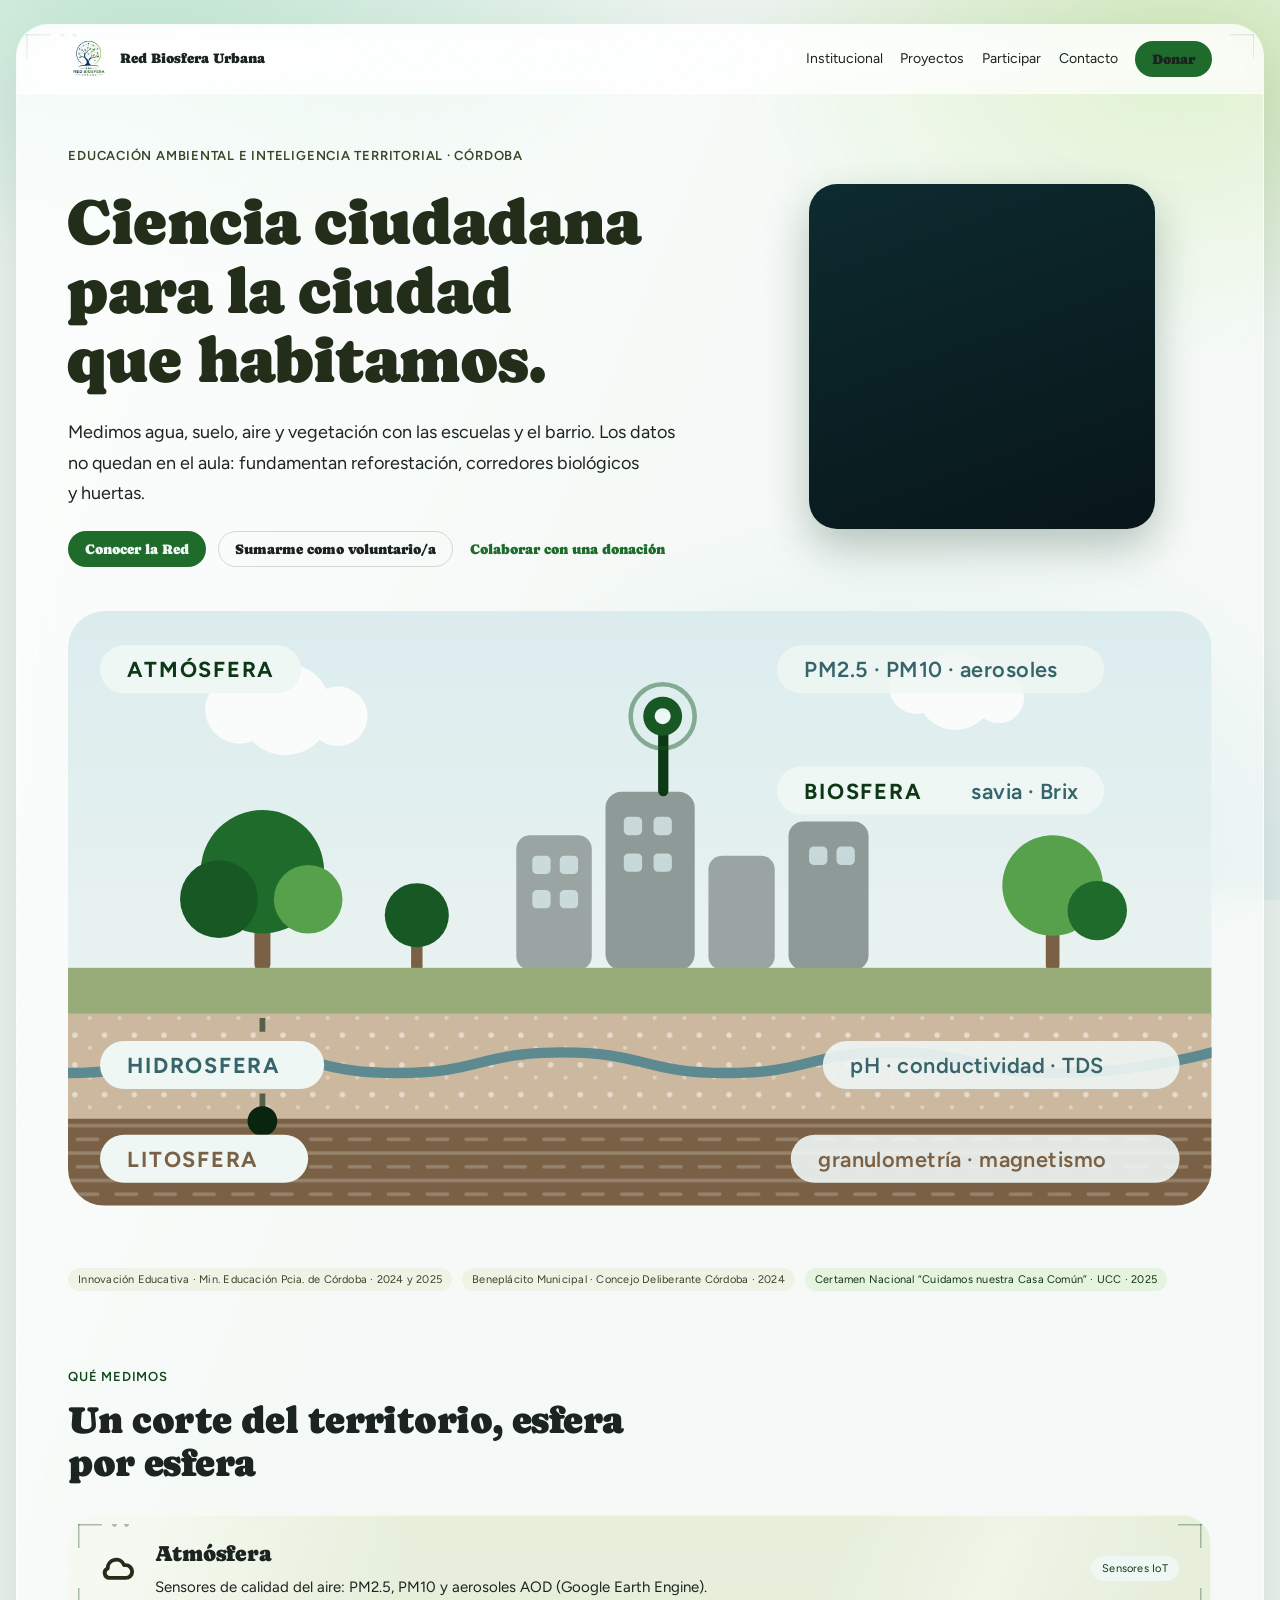
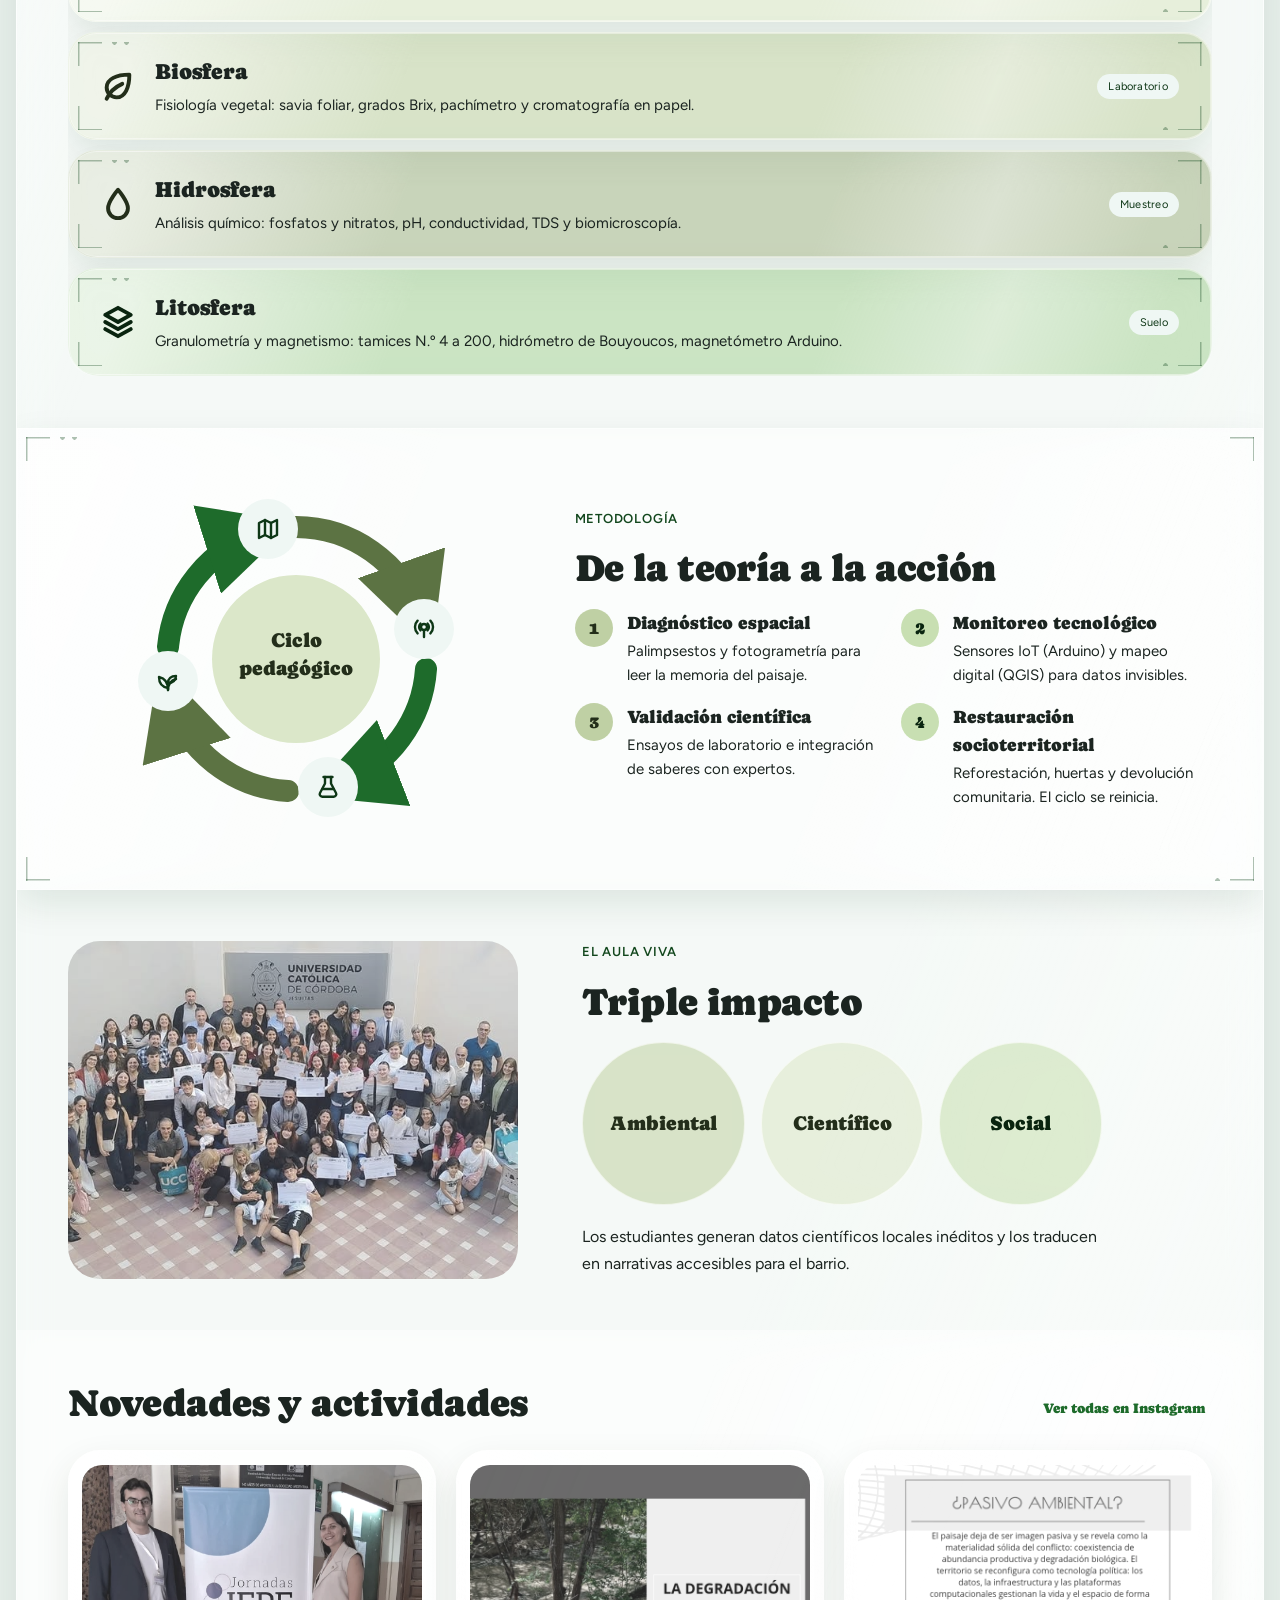
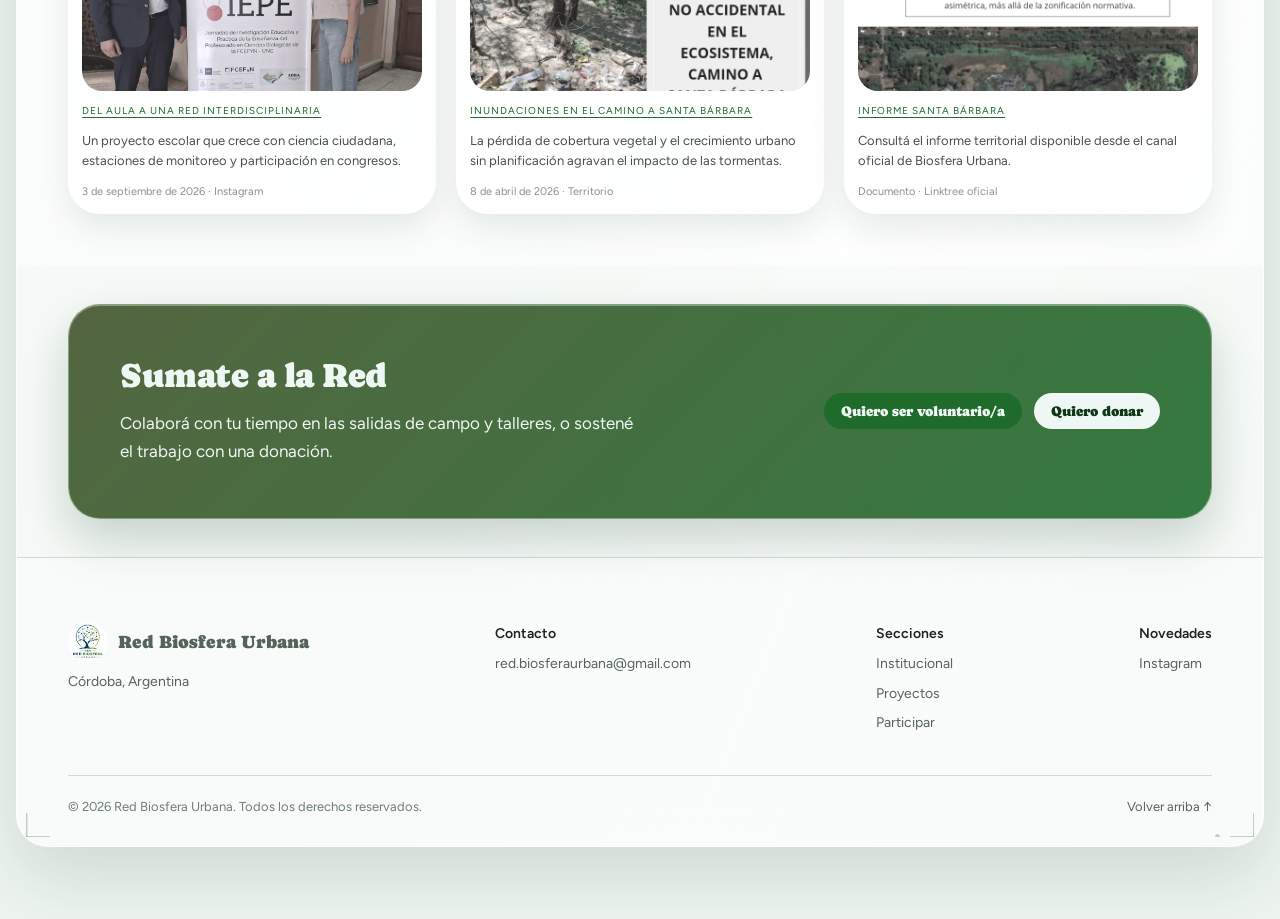
<file: public/index.html>
<!DOCTYPE html>
<html lang="es">
<head>
<meta charset="utf-8">
<meta name="viewport" content="width=device-width, initial-scale=1">
<title>Red Biosfera Urbana — Ciencia ciudadana para la ciudad que habitamos</title>
<meta name="description" content="Educación ambiental e inteligencia territorial en Córdoba: medimos agua, suelo, aire y vegetación junto a escuelas y barrios.">
<link rel="canonical" href="https://TUDOMINIO/">
<link rel="icon" href="favicon.svg" type="image/svg+xml">
<meta name="theme-color" content="#f5ead8">
<meta property="og:type" content="website">
<meta property="og:title" content="Red Biosfera Urbana — Ciencia ciudadana para la ciudad que habitamos">
<meta property="og:description" content="Educación ambiental e inteligencia territorial en Córdoba: medimos agua, suelo, aire y vegetación junto a escuelas y barrios.">
<meta property="og:url" content="https://TUDOMINIO/">
<meta property="og:locale" content="es_AR">
<link rel="stylesheet" href="assets/css/organic.css">
<link rel="stylesheet" href="assets/css/sitio.css">
<link rel="stylesheet" href="assets/css/ajustes.css">
</head>
<body data-pendientes="on">
<a class="saltar" href="#contenido">Saltar al contenido</a>
<div class="pagina">
  <div class="lamina" data-glass>
    <nav class="nav" style="padding-inline:clamp(20px,4vw,56px)">
    <a class="nav-brand" href="index.html"><img src="assets/images/red-biosfera-urbana-avatar.jpg" alt="" width="52" height="52">Red Biosfera Urbana</a>
      <a href="institucional.html">Institucional</a>
      <a href="proyectos.html">Proyectos</a>
      <a href="participar.html">Participar</a>
      <a href="contacto.html">Contacto</a>
      <a class="btn btn-primary" href="participar.html#donar">Donar</a>
    </nav>
<main id="contenido">

    <div>

      <section style="position:relative;padding:clamp(32px,4vw,64px) clamp(24px,4vw,56px) clamp(24px,3vw,40px);overflow:clip">
        <div style="display:flex;flex-direction:column;gap:clamp(28px,4vw,44px)">
          <div class="hero-row">
          <div style="display:flex;flex-direction:column;gap:22px;max-width:62ch">
            <span style="font-size:13px;letter-spacing:.06em;text-transform:uppercase;font-weight:600;color:var(--color-accent-2-800)">Educación ambiental e inteligencia territorial · Córdoba</span>
            <h1 style="font-family:var(--font-heading);font-size:clamp(38px,5vw,68px);line-height:1.08;margin:0;margin-left:-.028em;color:var(--color-accent-2-900)">Ciencia ciudadana<br>para la ciudad<br>que habitamos.</h1>
            <p style="font-size:18px;line-height:1.7;margin:0;max-width:52ch">Medimos agua, suelo, aire y vegetación con las escuelas y el barrio. Los datos no quedan en el aula: fundamentan reforestación, corredores biológicos y huertas.</p>
            <div style="display:flex;flex-wrap:wrap;gap:12px">
              <a class="btn btn-primary" href="institucional.html">Conocer la Red</a>
              <a class="btn btn-secondary" href="participar.html">Sumarme como voluntario/a</a>
              <a class="btn btn-ghost" href="participar.html">Colaborar con una donación</a>
            </div>
          </div>

          <div class="hero-logo-wrap"><div class="hero-logo-frame"><video class="hero-logo" src="assets/images/video/rbu-logo-animado.mp4" width="480" height="480" autoplay muted loop playsinline disablepictureinpicture aria-label="Logo animado de Red Biosfera Urbana"><img src="assets/images/rbu-logo-animado.gif" alt="Logo animado de Red Biosfera Urbana" width="380" height="380"></video></div></div>
        </div>

          <svg viewBox="0 0 1000 520" role="img" aria-label="Corte del territorio urbano: atmósfera, biosfera, hidrosfera y litosfera, con los instrumentos de medición de cada capa" style="width:100%;height:auto;border-radius:32px;display:block">
            <defs>
              <linearGradient id="rbu3-sky" x1="0" y1="0" x2="0" y2="1">
                <stop offset="0" style="stop-color:var(--rbu-sky)"></stop>
                <stop offset="1" style="stop-color:#f0f6f2"></stop>
              </linearGradient>
              <pattern id="rbu3-loess" width="26" height="26" patternUnits="userSpaceOnUse">
                <circle cx="6" cy="7" r="2.4" style="fill:#ffffff;opacity:.5"></circle>
                <circle cx="19" cy="18" r="1.8" style="fill:#ffffff;opacity:.38"></circle>
              </pattern>
              <pattern id="rbu3-rock" width="34" height="24" patternUnits="userSpaceOnUse">
                <path d="M0 18h34M8 6h18" style="stroke:#ffffff;opacity:.22;stroke-width:3;stroke-linecap:round"></path>
              </pattern>
              <clipPath id="rbu3-frame"><rect x="0" y="0" width="1000" height="520" rx="32"></rect></clipPath>
            </defs>

            <g clip-path="url(#rbu3-frame)">
              <rect x="0" y="0" width="1000" height="520" fill="url(#rbu3-sky)"></rect>

              <g style="opacity:.85">
                <circle cx="150" cy="86" r="30" fill="#ffffff"></circle>
                <circle cx="190" cy="86" r="40" fill="#ffffff"></circle>
                <circle cx="236" cy="92" r="26" fill="#ffffff"></circle>
                <circle cx="742" cy="66" r="24" fill="#ffffff"></circle>
                <circle cx="776" cy="70" r="34" fill="#ffffff"></circle>
                <circle cx="814" cy="76" r="22" fill="#ffffff"></circle>
              </g>

              <g>
                <rect x="392" y="196" width="66" height="118" rx="12" style="fill:var(--rbu-stone)"></rect>
                <rect x="470" y="158" width="78" height="156" rx="14" style="fill:#8e9a98"></rect>
                <rect x="560" y="214" width="58" height="100" rx="12" style="fill:var(--rbu-stone)"></rect>
                <rect x="630" y="184" width="70" height="130" rx="13" style="fill:#8e9a98"></rect>
                <g style="fill:var(--rbu-sky);opacity:.75">
                  <rect x="406" y="214" width="16" height="16" rx="4"></rect><rect x="430" y="214" width="16" height="16" rx="4"></rect>
                  <rect x="406" y="244" width="16" height="16" rx="4"></rect><rect x="430" y="244" width="16" height="16" rx="4"></rect>
                  <rect x="486" y="180" width="16" height="16" rx="4"></rect><rect x="512" y="180" width="16" height="16" rx="4"></rect>
                  <rect x="486" y="212" width="16" height="16" rx="4"></rect><rect x="512" y="212" width="16" height="16" rx="4"></rect>
                  <rect x="648" y="206" width="16" height="16" rx="4"></rect><rect x="672" y="206" width="16" height="16" rx="4"></rect>
                </g>
              </g>

              <g>
                <rect x="163" y="248" width="14" height="68" rx="7" style="fill:var(--rbu-earth)"></rect>
                <circle cx="170" cy="228" r="54" style="fill:var(--color-accent-500)"></circle>
                <circle cx="132" cy="252" r="34" style="fill:var(--color-accent-600)"></circle>
                <circle cx="210" cy="252" r="30" style="fill:var(--color-accent-400)"></circle>
                <rect x="855" y="256" width="12" height="60" rx="6" style="fill:var(--rbu-earth)"></rect>
                <circle cx="861" cy="240" r="44" style="fill:var(--color-accent-400)"></circle>
                <circle cx="900" cy="262" r="26" style="fill:var(--color-accent-500)"></circle>
                <rect x="300" y="276" width="10" height="40" rx="5" style="fill:var(--rbu-earth)"></rect>
                <circle cx="305" cy="266" r="28" style="fill:var(--color-accent-600)"></circle>
              </g>

              <rect x="0" y="312" width="1000" height="44" style="fill:var(--color-accent-2-400)"></rect>
              <rect x="0" y="352" width="1000" height="96" style="fill:var(--rbu-earth-light)"></rect>
              <rect x="0" y="352" width="1000" height="96" fill="url(#rbu3-loess)"></rect>
              <rect x="0" y="444" width="1000" height="76" style="fill:var(--rbu-earth)"></rect>
              <rect x="0" y="444" width="1000" height="76" fill="url(#rbu3-rock)"></rect>

              <path d="M0 404c72 0 72-18 144-18s72 18 144 18 72-18 144-18 72 18 144 18 72-18 144-18 72 18 144 18 136-18 136-18" fill="none" style="stroke:var(--rbu-teal);stroke-width:9;stroke-linecap:round"></path>

              <g>
                <rect x="516" y="96" width="9" height="66" rx="4.5" style="fill:var(--color-accent-800)"></rect>
                <circle cx="520" cy="92" r="28" style="fill:none;stroke:var(--color-accent-600);stroke-width:4;opacity:.45"></circle>
                <circle cx="520" cy="92" r="17" style="fill:var(--color-accent-600)"></circle>
                <circle cx="520" cy="92" r="7" style="fill:var(--color-bg)"></circle>
              </g>

              <g>
                <line x1="170" y1="356" x2="170" y2="444" style="stroke:var(--color-accent-900);stroke-width:5;stroke-dasharray:12 10;opacity:.6"></line>
                <circle cx="170" cy="446" r="13" style="fill:var(--color-accent-900)"></circle>
              </g>

              <g style="font-family:var(--font-body);font-size:19px;font-weight:700;letter-spacing:.08em">
                <rect x="28" y="30" width="176" height="42" rx="21" style="fill:var(--color-bg)"></rect>
                <text x="52" y="58" style="fill:var(--color-accent-800)">ATMÓSFERA</text>
                <rect x="620" y="30" width="286" height="42" rx="21" style="fill:var(--color-bg);opacity:.85"></rect>
                <text x="644" y="58" style="fill:var(--rbu-teal-ink);font-weight:600;letter-spacing:.02em">PM2.5 · PM10 · aerosoles</text>

                <rect x="620" y="136" width="286" height="42" rx="21" style="fill:var(--color-bg)"></rect>
                <text x="644" y="164" style="fill:var(--color-accent-800)">BIOSFERA</text>
                <text x="790" y="164" style="fill:var(--rbu-teal-ink);font-weight:600;letter-spacing:.02em">savia · Brix</text>

                <rect x="28" y="376" width="196" height="42" rx="21" style="fill:var(--color-bg)"></rect>
                <text x="52" y="404" style="fill:var(--rbu-teal-ink)">HIDROSFERA</text>
                <rect x="660" y="376" width="312" height="42" rx="21" style="fill:var(--color-bg);opacity:.9"></rect>
                <text x="684" y="404" style="fill:var(--rbu-teal-ink);font-weight:600;letter-spacing:.02em">pH · conductividad · TDS</text>

                <rect x="28" y="458" width="182" height="42" rx="21" style="fill:var(--color-bg)"></rect>
                <text x="52" y="486" style="fill:var(--rbu-earth)">LITOSFERA</text>
                <rect x="632" y="458" width="340" height="42" rx="21" style="fill:var(--color-bg);opacity:.9"></rect>
                <text x="656" y="486" style="fill:var(--rbu-earth);font-weight:600;letter-spacing:.02em">granulometría · magnetismo</text>
              </g>
            </g>
          </svg>
        </div>
      </section>

      <section style="padding:24px clamp(24px,4vw,56px);display:flex;flex-wrap:wrap;gap:10px">
        <span class="tag tag-accent-2">Innovación Educativa · Min. Educación Pcia. de Córdoba · 2024 y 2025</span>
        <span class="tag tag-accent-2">Beneplácito Municipal · Concejo Deliberante Córdoba · 2024</span>
        <span class="tag tag-accent">Certamen Nacional “Cuidamos nuestra Casa Común” · UCC · 2025</span>
      </section>

      <section style="padding:clamp(32px,4vw,56px) clamp(24px,4vw,56px);display:flex;flex-direction:column;gap:28px">
        <div style="display:flex;flex-direction:column;gap:12px;max-width:60ch">
          <span style="font-size:13px;letter-spacing:.06em;text-transform:uppercase;font-weight:600;color:var(--color-accent-700)">Qué medimos</span>
          <h2 style="font-family:var(--font-heading);font-size:clamp(28px,3.2vw,38px);line-height:1.15;margin:0">Un corte del territorio, esfera por esfera</h2>
        </div>

        <div style="display:flex;flex-direction:column;gap:10px;border-radius:32px;overflow:hidden">
          <div data-glass="" style="display:flex;flex-wrap:wrap;gap:20px;align-items:center;background:color-mix(in srgb,var(--color-accent-2-200) 62%,transparent);backdrop-filter:blur(16px) saturate(1.25);-webkit-backdrop-filter:blur(16px) saturate(1.25);border:1px solid rgba(255,255,255,.6);padding:22px clamp(20px,3vw,32px);border-radius:28px">
            <svg width="34" height="34" viewBox="0 0 24 24" fill="none" stroke="currentColor" stroke-width="2.75" stroke-linecap="round" stroke-linejoin="round" style="color:var(--color-accent-2-900);flex:none" aria-hidden="true"><path d="M17.5 19a4.5 4.5 0 0 0 0-9h-1.2A6 6 0 0 0 4.7 12.3 3.5 3.5 0 0 0 6 19z"></path></svg>
            <div style="min-width:180px;flex:1 1 180px"><span style="font-family:var(--font-heading);font-size:22px">Atmósfera</span><p style="margin:4px 0 0;font-size:15px;line-height:1.6">Sensores de calidad del aire: PM2.5, PM10 y aerosoles AOD (Google Earth Engine).</p></div>
            <span class="tag tag-outline" style="background:var(--color-bg);color:var(--color-accent-800);border-color:transparent">Sensores IoT</span>
          </div>
          <div data-glass="" style="display:flex;flex-wrap:wrap;gap:20px;align-items:center;background:color-mix(in srgb,var(--color-accent-2-300) 58%,transparent);backdrop-filter:blur(16px) saturate(1.25);-webkit-backdrop-filter:blur(16px) saturate(1.25);border:1px solid rgba(255,255,255,.6);padding:22px clamp(20px,3vw,32px);border-radius:28px">
            <svg width="34" height="34" viewBox="0 0 24 24" fill="none" stroke="currentColor" stroke-width="2.75" stroke-linecap="round" stroke-linejoin="round" style="color:var(--color-accent-2-900);flex:none" aria-hidden="true"><path d="M11 20A7 7 0 0 1 4 13c0-6 7-9 16-9 0 9-3 16-9 16Z"></path><path d="M4 21c2.5-5.5 6.5-8.5 11-10.5"></path></svg>
            <div style="min-width:180px;flex:1 1 180px"><span style="font-family:var(--font-heading);font-size:22px">Biosfera</span><p style="margin:4px 0 0;font-size:15px;line-height:1.6">Fisiología vegetal: savia foliar, grados Brix, pachímetro y cromatografía en papel.</p></div>
            <span class="tag tag-outline" style="background:var(--color-bg);color:var(--color-accent-800);border-color:transparent">Laboratorio</span>
          </div>
          <div data-glass="" style="display:flex;flex-wrap:wrap;gap:20px;align-items:center;background:color-mix(in srgb,var(--color-accent-2-400) 50%,transparent);backdrop-filter:blur(16px) saturate(1.25);-webkit-backdrop-filter:blur(16px) saturate(1.25);border:1px solid rgba(255,255,255,.6);padding:22px clamp(20px,3vw,32px);border-radius:28px">
            <svg width="34" height="34" viewBox="0 0 24 24" fill="none" stroke="currentColor" stroke-width="2.75" stroke-linecap="round" stroke-linejoin="round" style="color:var(--color-accent-2-900);flex:none" aria-hidden="true"><path d="M12 22a7 7 0 0 0 7-7c0-5-7-13-7-13S5 10 5 15a7 7 0 0 0 7 7Z"></path></svg>
            <div style="min-width:180px;flex:1 1 180px"><span style="font-family:var(--font-heading);font-size:22px">Hidrosfera</span><p style="margin:4px 0 0;font-size:15px;line-height:1.6">Análisis químico: fosfatos y nitratos, pH, conductividad, TDS y biomicroscopía.</p></div>
            <span class="tag tag-outline" style="background:var(--color-bg);color:var(--color-accent-800);border-color:transparent">Muestreo</span>
          </div>
          <div data-glass="" style="display:flex;flex-wrap:wrap;gap:20px;align-items:center;background:color-mix(in srgb,var(--color-accent-300) 55%,transparent);backdrop-filter:blur(16px) saturate(1.25);-webkit-backdrop-filter:blur(16px) saturate(1.25);border:1px solid rgba(255,255,255,.6);padding:22px clamp(20px,3vw,32px);border-radius:28px">
            <svg width="34" height="34" viewBox="0 0 24 24" fill="none" stroke="currentColor" stroke-width="2.75" stroke-linecap="round" stroke-linejoin="round" style="color:var(--color-accent-900);flex:none" aria-hidden="true"><path d="m12 2 9 5-9 5-9-5 9-5Z"></path><path d="m3 12 9 5 9-5"></path><path d="m3 17 9 5 9-5"></path></svg>
            <div style="min-width:180px;flex:1 1 180px"><span style="font-family:var(--font-heading);font-size:22px">Litosfera</span><p style="margin:4px 0 0;font-size:15px;line-height:1.6">Granulometría y magnetismo: tamices N.º 4 a 200, hidrómetro de Bouyoucos, magnetómetro Arduino.</p></div>
            <span class="tag tag-outline" style="background:var(--color-bg);color:var(--color-accent-800);border-color:transparent">Suelo</span>
          </div>
        </div>
      </section>

      <section data-glass="" style="padding:clamp(32px,4vw,56px) clamp(24px,4vw,56px);background:rgba(255,255,255,.34);backdrop-filter:blur(16px) saturate(1.25);-webkit-backdrop-filter:blur(16px) saturate(1.25)">
        <div style="display:grid;grid-template-columns:minmax(0,5fr) minmax(0,7fr);gap:clamp(24px,4vw,56px);align-items:center">
          <svg viewBox="0 0 360 360" role="img" aria-label="Ciclo pedagógico de cuatro fases" style="width:100%;height:auto;max-width:360px;justify-self:center">
            <defs>
              <marker id="rbu-arrow" viewBox="0 0 10 10" refX="6" refY="5" markerWidth="4.2" markerHeight="4.2" orient="auto-start-reverse">
                <path d="M0 0 10 5 0 10z" style="fill:var(--color-accent-2-600)"></path>
              </marker>
              <marker id="rbu-arrow-b" viewBox="0 0 10 10" refX="6" refY="5" markerWidth="4.2" markerHeight="4.2" orient="auto-start-reverse">
                <path d="M0 0 10 5 0 10z" style="fill:var(--color-accent-500)"></path>
              </marker>
            </defs>
            <circle cx="180" cy="180" r="84" style="fill:var(--color-accent-2-200)"></circle>
            <text x="180" y="168" text-anchor="middle" style="font-family:var(--font-heading);font-size:20px;fill:var(--color-accent-2-900)">Ciclo</text>
            <text x="180" y="196" text-anchor="middle" style="font-family:var(--font-heading);font-size:20px;fill:var(--color-accent-2-900)">pedagógico</text>
            <path d="M180 48a132 132 0 0 1 124 88" fill="none" stroke-linecap="round" stroke-width="22" marker-end="url(#rbu-arrow)" style="stroke:var(--color-accent-2-600)"></path>
            <path d="M310 190a132 132 0 0 1-84 114" fill="none" stroke-linecap="round" stroke-width="22" marker-end="url(#rbu-arrow-b)" style="stroke:var(--color-accent-500)"></path>
            <path d="M172 312a132 132 0 0 1-118-92" fill="none" stroke-linecap="round" stroke-width="22" marker-end="url(#rbu-arrow)" style="stroke:var(--color-accent-2-600)"></path>
            <path d="M52 168a132 132 0 0 1 92-114" fill="none" stroke-linecap="round" stroke-width="22" marker-end="url(#rbu-arrow-b)" style="stroke:var(--color-accent-500)"></path>
            <g style="fill:none;stroke:var(--color-accent-800);stroke-width:2.4;stroke-linecap:round;stroke-linejoin:round">
              <circle cx="152" cy="50" r="30" style="fill:var(--color-bg);stroke:none"></circle>
              <g transform="translate(140,38)"><path d="M3 6 9 3l6 3 6-3v15l-6 3-6-3-6 3z"></path><path d="M9 3v15M15 6v15"></path></g>
              <circle cx="308" cy="150" r="30" style="fill:var(--color-bg);stroke:none"></circle>
              <g transform="translate(296,138)"><path d="M12 20v-6"></path><circle cx="12" cy="10" r="3"></circle><path d="M5.6 16.4a9 9 0 0 1 0-12.7M18.4 3.7a9 9 0 0 1 0 12.7"></path><path d="M8.5 13.5a5 5 0 0 1 0-7M15.5 6.5a5 5 0 0 1 0 7"></path></g>
              <circle cx="212" cy="308" r="30" style="fill:var(--color-bg);stroke:none"></circle>
              <g transform="translate(200,296)"><path d="M9 2v6.5L4 18a2.5 2.5 0 0 0 2.2 3.7h11.6A2.5 2.5 0 0 0 20 18l-5-9.5V2"></path><path d="M7.5 2h9M6.5 14h11"></path></g>
              <circle cx="52" cy="202" r="30" style="fill:var(--color-bg);stroke:none"></circle>
              <g transform="translate(40,190)"><path d="M12 21c0-5 2-9 8-11"></path><path d="M12 21C12 13 8 9 3 8c0 6 3 10 9 11Z"></path><path d="M12 14c0-4 3-7 8-7 0 4-3 7-8 7Z"></path></g>
            </g>
          </svg>

          <div style="display:flex;flex-direction:column;gap:18px">
            <span style="font-size:13px;letter-spacing:.06em;text-transform:uppercase;font-weight:600;color:var(--color-accent-700)">Metodología</span>
            <h2 style="font-family:var(--font-heading);font-size:clamp(28px,3.2vw,38px);line-height:1.15;margin:0">De la teoría a la acción</h2>
            <div style="display:grid;grid-template-columns:repeat(auto-fit,minmax(240px,1fr));gap:16px">
              <div style="display:flex;gap:14px;align-items:flex-start"><span style="flex:none;display:grid;place-content:center;width:38px;height:38px;border-radius:50%;background:var(--color-accent-2-300);font-family:var(--font-heading);font-size:17px;color:var(--color-accent-2-900)">1</span><div><span style="font-family:var(--font-heading);font-size:18px">Diagnóstico espacial</span><p style="margin:2px 0 0;font-size:15px;line-height:1.6">Palimpsestos y fotogrametría para leer la memoria del paisaje.</p></div></div>
              <div style="display:flex;gap:14px;align-items:flex-start"><span style="flex:none;display:grid;place-content:center;width:38px;height:38px;border-radius:50%;background:var(--color-accent-200);font-family:var(--font-heading);font-size:17px;color:var(--color-accent-900)">2</span><div><span style="font-family:var(--font-heading);font-size:18px">Monitoreo tecnológico</span><p style="margin:2px 0 0;font-size:15px;line-height:1.6">Sensores IoT (Arduino) y mapeo digital (QGIS) para datos invisibles.</p></div></div>
              <div style="display:flex;gap:14px;align-items:flex-start"><span style="flex:none;display:grid;place-content:center;width:38px;height:38px;border-radius:50%;background:var(--color-accent-2-300);font-family:var(--font-heading);font-size:17px;color:var(--color-accent-2-900)">3</span><div><span style="font-family:var(--font-heading);font-size:18px">Validación científica</span><p style="margin:2px 0 0;font-size:15px;line-height:1.6">Ensayos de laboratorio e integración de saberes con expertos.</p></div></div>
              <div style="display:flex;gap:14px;align-items:flex-start"><span style="flex:none;display:grid;place-content:center;width:38px;height:38px;border-radius:50%;background:var(--color-accent-200);font-family:var(--font-heading);font-size:17px;color:var(--color-accent-900)">4</span><div><span style="font-family:var(--font-heading);font-size:18px">Restauración socioterritorial</span><p style="margin:2px 0 0;font-size:15px;line-height:1.6">Reforestación, huertas y devolución comunitaria. El ciclo se reinicia.</p></div></div>
            </div>
          </div>
        </div>
      </section>

      <section style="padding:clamp(32px,4vw,56px) clamp(24px,4vw,56px);display:grid;grid-template-columns:minmax(0,5fr) minmax(0,7fr);gap:clamp(24px,5vw,64px);align-items:center">
        <figure class="washed" style="margin:0;border-radius:32px;overflow:hidden">
          <img src="assets/images/noticias/entrega-certificados-ucc.jpg" alt="Estudiantes y familias de la Red Biosfera Urbana en la entrega de certificados en la UCC" style="width:100%;aspect-ratio:4/3;width:100%;height:100%;object-fit:cover;display:block">
        </figure>
        <div style="display:flex;flex-direction:column;gap:18px">
          <span style="font-size:13px;letter-spacing:.06em;text-transform:uppercase;font-weight:600;color:var(--color-accent-700)">El aula viva</span>
          <h2 style="font-family:var(--font-heading);font-size:clamp(28px,3.2vw,38px);line-height:1.15;margin:0">Triple impacto</h2>
          <div style="display:grid;grid-template-columns:repeat(3,minmax(0,1fr));gap:16px;max-width:520px">
            <div style="aspect-ratio:1;border-radius:50%;background:color-mix(in srgb,var(--color-accent-2-300) 58%,transparent);backdrop-filter:blur(16px) saturate(1.25);-webkit-backdrop-filter:blur(16px) saturate(1.25);border:1px solid rgba(255,255,255,.6);display:grid;place-content:center;text-align:center;padding:12px"><span style="font-family:var(--font-heading);font-size:clamp(15px,1.7vw,20px);color:var(--color-accent-2-900)">Ambiental</span></div>
            <div style="aspect-ratio:1;border-radius:50%;background:color-mix(in srgb,var(--color-accent-2-200) 60%,transparent);backdrop-filter:blur(16px) saturate(1.25);-webkit-backdrop-filter:blur(16px) saturate(1.25);border:1px solid rgba(255,255,255,.6);display:grid;place-content:center;text-align:center;padding:12px"><span style="font-family:var(--font-heading);font-size:clamp(15px,1.7vw,20px);color:var(--color-accent-2-900)">Científico</span></div>
            <div style="aspect-ratio:1;border-radius:50%;background:color-mix(in srgb,var(--color-accent-200) 60%,transparent);backdrop-filter:blur(16px) saturate(1.25);-webkit-backdrop-filter:blur(16px) saturate(1.25);border:1px solid rgba(255,255,255,.6);display:grid;place-content:center;text-align:center;padding:12px"><span style="font-family:var(--font-heading);font-size:clamp(15px,1.7vw,20px);color:var(--color-accent-900)">Social</span></div>
          </div>
          <p style="font-size:16px;line-height:1.7;margin:0;max-width:52ch">Los estudiantes generan datos científicos locales inéditos y los traducen en narrativas accesibles para el barrio.</p>
        </div>
      </section>

      <section id="novedades" style="padding:clamp(32px,4vw,56px) clamp(24px,4vw,56px);background:rgba(255,255,255,.34);backdrop-filter:blur(16px) saturate(1.25);-webkit-backdrop-filter:blur(16px) saturate(1.25);display:flex;flex-direction:column;gap:24px">
        <div style="display:flex;flex-wrap:wrap;gap:16px;align-items:end;justify-content:space-between">
          <h2 style="font-family:var(--font-heading);font-size:clamp(28px,3.2vw,38px);line-height:1.2;margin:0">Novedades y actividades</h2>
          <a class="btn btn-ghost" href="https://www.instagram.com/redbiosferaurbana/" target="_blank" rel="noopener">Ver todas en Instagram</a>
        </div>
        <div style="display:grid;grid-template-columns:repeat(auto-fit,minmax(260px,1fr));gap:20px">
          <article class="card" style="display:flex;flex-direction:column;gap:12px"><div class="washed" style="border-radius:20px;overflow:hidden"><img src="assets/images/noticias/jornadas-iepe-montes.jpg" alt="Jonatan Montes presentando en las Jornadas IEPE" style="width:100%;aspect-ratio:3/2;object-fit:cover;object-position:top;display:block"></div>
            <a class="card-kicker" href="https://www.instagram.com/redbiosferaurbana/p/Dc2XFMjju_U/" target="_blank" rel="noopener">Del aula a una red interdisciplinaria</a>
            <p class="card-body">Un proyecto escolar que crece con ciencia ciudadana, estaciones de monitoreo y participación en congresos.</p>
            <span class="card-meta">3 de septiembre de 2026 · Instagram</span>
          </article>
          <article class="card" style="display:flex;flex-direction:column;gap:12px"><div class="washed" style="border-radius:20px;overflow:hidden"><img src="assets/images/noticias/degradacion-camino-santa-barbara.webp" alt="Degradación del ecosistema en el camino a Santa Bárbara" style="width:100%;aspect-ratio:3/2;object-fit:cover;object-position:top;display:block"></div>
            <a class="card-kicker" href="https://www.instagram.com/redbiosferaurbana/reel/DW4wpxDDtob/" target="_blank" rel="noopener">Inundaciones en el camino a Santa Bárbara</a>
            <p class="card-body">La pérdida de cobertura vegetal y el crecimiento urbano sin planificación agravan el impacto de las tormentas.</p>
            <span class="card-meta">8 de abril de 2026 · Territorio</span>
          </article>
          <article class="card" style="display:flex;flex-direction:column;gap:12px"><div class="washed" style="border-radius:20px;overflow:hidden"><img src="assets/images/noticias/informe-pasivo-ambiental-santa-barbara.webp" alt="Análisis satelital del territorio de Santa Bárbara" style="width:100%;aspect-ratio:3/2;object-fit:cover;object-position:top;display:block"></div>
            <a class="card-kicker" href="https://online.fliphtml5.com/moahu/zunn/index.html" target="_blank" rel="noopener">Informe Santa Bárbara</a>
            <p class="card-body">Consultá el informe territorial disponible desde el canal oficial de Biosfera Urbana.</p>
            <span class="card-meta">Documento · Linktree oficial</span>
          </article>
        </div>
      </section>

      <section style="padding:clamp(24px,3vw,40px) clamp(24px,4vw,56px)">
        <div style="background:linear-gradient(135deg,rgba(73,92,53,.94),rgba(30,107,43,.90));border-radius:32px;padding:clamp(28px,4vw,56px);border:1px solid rgba(255,255,255,.35);box-shadow:inset 0 1px 0 rgba(255,255,255,.35),0 22px 48px rgba(14,55,32,.20);display:flex;flex-wrap:wrap;gap:32px;justify-content:space-between;align-items:center">
          <div style="display:flex;flex-direction:column;gap:12px;max-width:52ch">
            <h3 style="font-family:var(--font-heading);font-size:clamp(26px,3vw,34px);line-height:1.2;margin:0;color:var(--color-bg)">Sumate a la Red</h3>
            <p style="font-size:17px;line-height:1.7;margin:0;color:var(--color-bg)">Colaborá con tu tiempo en las salidas de campo y talleres, o sostené el trabajo con una donación.</p>
          </div>
          <div style="display:flex;flex-wrap:wrap;gap:12px">
            <a class="btn btn-primary" href="participar.html">Quiero ser voluntario/a</a>
            <a class="btn btn-secondary" style="background:var(--color-bg);color:var(--color-accent-800);border-color:transparent" href="participar.html">Quiero donar</a>
          </div>
        </div>
      </section>

      
    </div>
    
</main>
<footer class="site-footer">
      <div class="footer-top">
        <div class="footer-brand">
          <a class="footer-brand-link" href="index.html"><img src="assets/images/red-biosfera-urbana-avatar.jpg" alt="" width="40" height="40">Red Biosfera Urbana</a>
          <span>Córdoba, Argentina</span>
        </div>
        <div class="footer-col">
          <span style="font-weight:600;color:var(--color-text)">Contacto</span>
          <a href="mailto:red.biosferaurbana@gmail.com">red.biosferaurbana@gmail.com</a>
        </div>
        <div class="footer-col">
          <span style="font-weight:600;color:var(--color-text)">Secciones</span>
          <a href="institucional.html">Institucional</a>
          <a href="proyectos.html">Proyectos</a>
          <a href="participar.html">Participar</a>
        </div>
              <div class="footer-col">
          <span style="font-weight:600;color:var(--color-text)">Novedades</span>
          <a href="https://www.instagram.com/redbiosferaurbana/" target="_blank" rel="noopener">Instagram</a>
        </div>
      </div>
      <div class="footer-bottom">
        <span>© 2026 Red Biosfera Urbana. Todos los derechos reservados.</span>
        <a href="#contenido">Volver arriba ↑</a>
      </div>
    </footer>
  </div>
</div>
<script src="assets/js/sitio.js" defer></script>
</body>
</html>
</file>
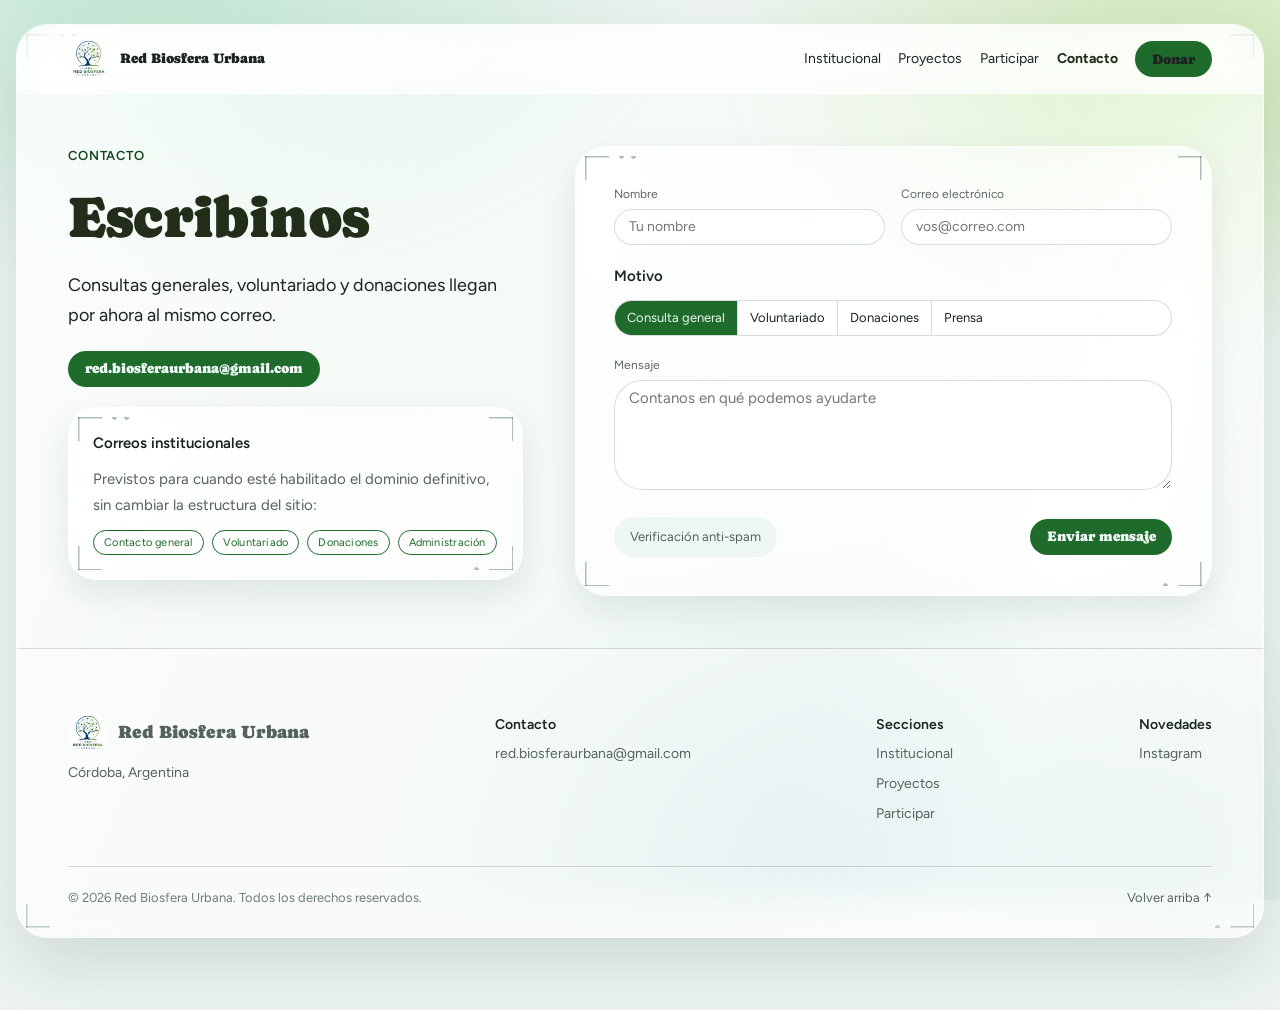
<file: public/contacto.html>
<!DOCTYPE html>
<html lang="es">
<head>
<meta charset="utf-8">
<meta name="viewport" content="width=device-width, initial-scale=1">
<title>Contacto — Red Biosfera Urbana</title>
<meta name="description" content="Escribinos para sumar tu escuela, barrio u organización a la Red Biosfera Urbana.">
<link rel="canonical" href="https://TUDOMINIO/contacto">
<link rel="icon" href="favicon.svg" type="image/svg+xml">
<meta name="theme-color" content="#f5ead8">
<meta property="og:type" content="website">
<meta property="og:title" content="Contacto — Red Biosfera Urbana">
<meta property="og:description" content="Escribinos para sumar tu escuela, barrio u organización a la Red Biosfera Urbana.">
<meta property="og:url" content="https://TUDOMINIO/contacto">
<meta property="og:locale" content="es_AR">
<link rel="stylesheet" href="assets/css/organic.css">
<link rel="stylesheet" href="assets/css/sitio.css">
<link rel="stylesheet" href="assets/css/ajustes.css">
</head>
<body data-pendientes="on">
<a class="saltar" href="#contenido">Saltar al contenido</a>
<div class="pagina">
  <div class="lamina" data-glass>
    <nav class="nav" style="padding-inline:clamp(20px,4vw,56px)">
    <a class="nav-brand" href="index.html"><img src="assets/images/red-biosfera-urbana-avatar.jpg" alt="" width="52" height="52">Red Biosfera Urbana</a>
      <a href="institucional.html">Institucional</a>
      <a href="proyectos.html">Proyectos</a>
      <a href="participar.html">Participar</a>
      <a href="contacto.html" aria-current="page">Contacto</a>
      <a class="btn btn-primary" href="participar.html#donar">Donar</a>
    </nav>
<main id="contenido">

    <div style="padding:clamp(24px,4vw,56px)">
      
    <section style="display:grid;grid-template-columns:minmax(0,5fr) minmax(0,7fr);gap:clamp(24px,4vw,64px);align-items:start">
        <div style="display:flex;flex-direction:column;gap:20px">
          <span style="font-size:13px;letter-spacing:.06em;text-transform:uppercase;font-weight:600;color:var(--color-accent-700)">Contacto</span>
          <h1 style="font-family:var(--font-heading);font-size:clamp(36px,4.6vw,58px);line-height:1.1;margin:0;margin-left:-.028em;color:var(--color-accent-2-900)">Escribinos</h1>
          <p style="font-size:18px;line-height:1.7;margin:0;max-width:44ch">Consultas generales, voluntariado y donaciones llegan por ahora al mismo correo.</p>
          <a class="btn btn-primary" href="mailto:red.biosferaurbana@gmail.com" style="width:fit-content">red.biosferaurbana@gmail.com</a>
          <div data-glass="" style="display:flex;flex-direction:column;gap:12px;background:rgba(255,255,255,.46);backdrop-filter:blur(16px) saturate(1.25);-webkit-backdrop-filter:blur(16px) saturate(1.25);border:1px solid rgba(255,255,255,.68);border-radius:28px;padding:24px">
            <span style="font-weight:600">Correos institucionales</span>
            <p style="margin:0;font-size:15px;line-height:1.7;color:var(--color-neutral-700)">Previstos para cuando esté habilitado el dominio definitivo, sin cambiar la estructura del sitio:</p>
            <div style="display:flex;flex-wrap:wrap;gap:8px">
              <span class="tag tag-outline">Contacto general</span>
              <span class="tag tag-outline">Voluntariado</span>
              <span class="tag tag-outline">Donaciones</span>
              <span class="tag tag-outline">Administración</span>
            </div>
          </div>
        </div><form data-glass="" style="background: rgba(255,255,255,.46); backdrop-filter: blur(16px) saturate(1.25); -webkit-backdrop-filter: blur(16px) saturate(1.25); border: 1px solid rgba(255,255,255,.68); border-radius: 32px; padding: clamp(24px,3vw,40px); display: flex; flex-direction: column; gap: 20px; width: 649px; height: 434px" method="post" action="enviar.php" novalidate>
          <input type="hidden" name="_formulario" value="contacto">
          <input type="text" name="_dejar_vacio" tabindex="-1" autocomplete="off" aria-hidden="true" class="trampa-spam">
          <div style="display:grid;grid-template-columns:repeat(auto-fit,minmax(200px,1fr));gap:16px">
            <div class="field"><label for="c2-nombre">Nombre</label><input class="input" id="c2-nombre" type="text" placeholder="Tu nombre" name="nombre" required></div>
            <div class="field"><label for="c2-email">Correo electrónico</label><input class="input" id="c2-email" type="email" placeholder="vos@correo.com" name="email" required></div>
          </div>
          <div style="display:flex;flex-direction:column;gap:12px">
            <span style="font-weight:600;font-size:15px">Motivo</span>
            <div class="seg">
              <label class="seg-opt"><input type="radio" name="motivo" checked="" value="Consulta general">Consulta general</label>
              <label class="seg-opt"><input type="radio" name="motivo" value="Voluntariado">Voluntariado</label>
              <label class="seg-opt"><input type="radio" name="motivo" value="Donaciones">Donaciones</label>
              <label class="seg-opt"><input type="radio" name="motivo" value="Prensa">Prensa</label>
            </div>
          </div>
          <div class="field"><label for="c2-msg">Mensaje</label><textarea class="input" id="c2-msg" name="mensaje" rows="4" placeholder="Contanos en qué podemos ayudarte" required style="width: 570px; height: 110px"></textarea></div><div style="display:flex;flex-wrap:wrap;gap:16px;align-items:center;justify-content:space-between">
            <span style="display:flex;align-items:center;gap:10px;font-size:13px;color:var(--color-neutral-700);background:var(--color-bg);border-radius:999px;padding:10px 16px">Verificación anti-spam</span><button type="submit" class="btn btn-primary">Enviar mensaje</button>
            
          </div>
          
          <div class="aviso-enviado" hidden>
            <p style="margin:0;padding:14px 18px;border-radius:999px;background:var(--color-accent-2-300);font-size:15px">Gracias. Recibimos tu mensaje y te escribimos a la brevedad.</p>
          </div>
        </form>
        
      </section></div>
    
</main>
<footer class="site-footer">
      <div class="footer-top">
        <div class="footer-brand">
          <a class="footer-brand-link" href="index.html"><img src="assets/images/red-biosfera-urbana-avatar.jpg" alt="" width="40" height="40">Red Biosfera Urbana</a>
          <span>Córdoba, Argentina</span>
        </div>
        <div class="footer-col">
          <span style="font-weight:600;color:var(--color-text)">Contacto</span>
          <a href="mailto:red.biosferaurbana@gmail.com">red.biosferaurbana@gmail.com</a>
        </div>
        <div class="footer-col">
          <span style="font-weight:600;color:var(--color-text)">Secciones</span>
          <a href="institucional.html">Institucional</a>
          <a href="proyectos.html">Proyectos</a>
          <a href="participar.html">Participar</a>
        </div>
              <div class="footer-col">
          <span style="font-weight:600;color:var(--color-text)">Novedades</span>
          <a href="https://www.instagram.com/redbiosferaurbana/" target="_blank" rel="noopener">Instagram</a>
        </div>
      </div>
      <div class="footer-bottom">
        <span>© 2026 Red Biosfera Urbana. Todos los derechos reservados.</span>
        <a href="#contenido">Volver arriba ↑</a>
      </div>
    </footer>
  </div>
</div>
<script src="assets/js/sitio.js" defer></script>
</body>
</html>
</file>
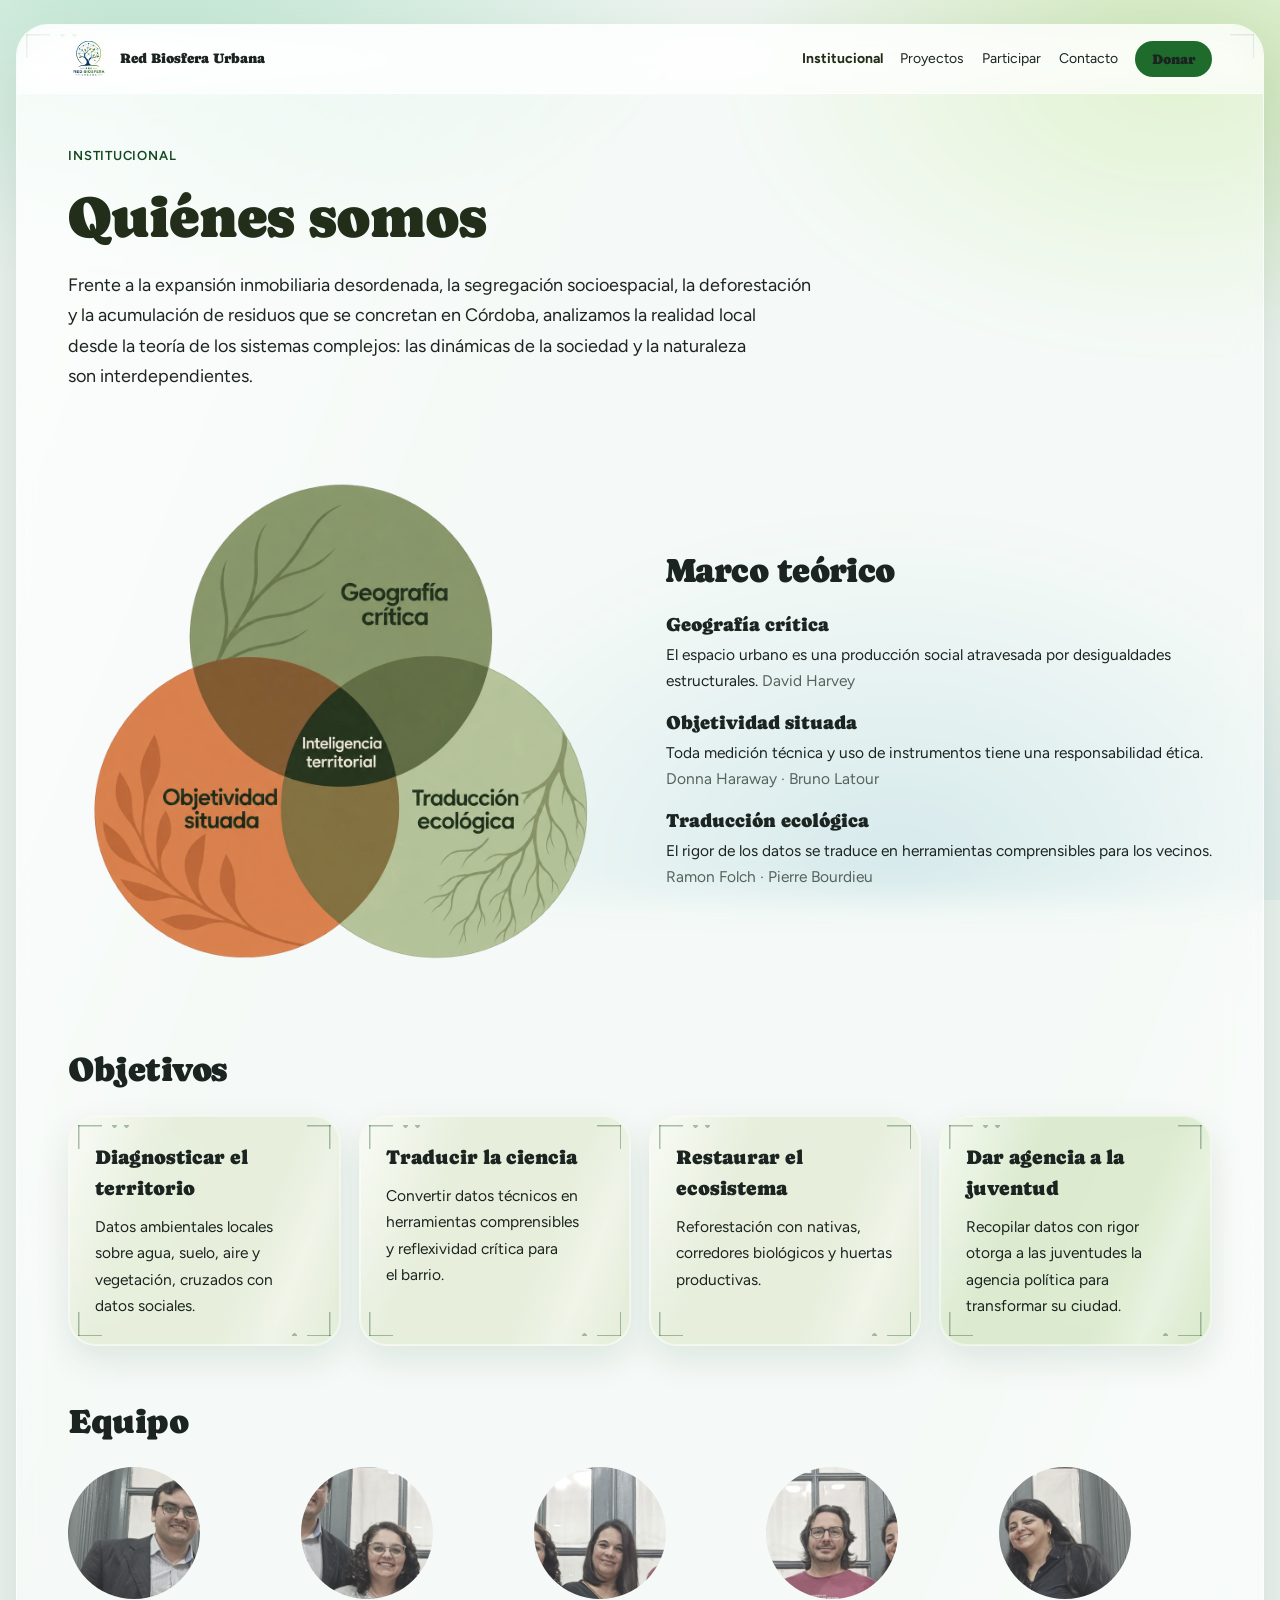
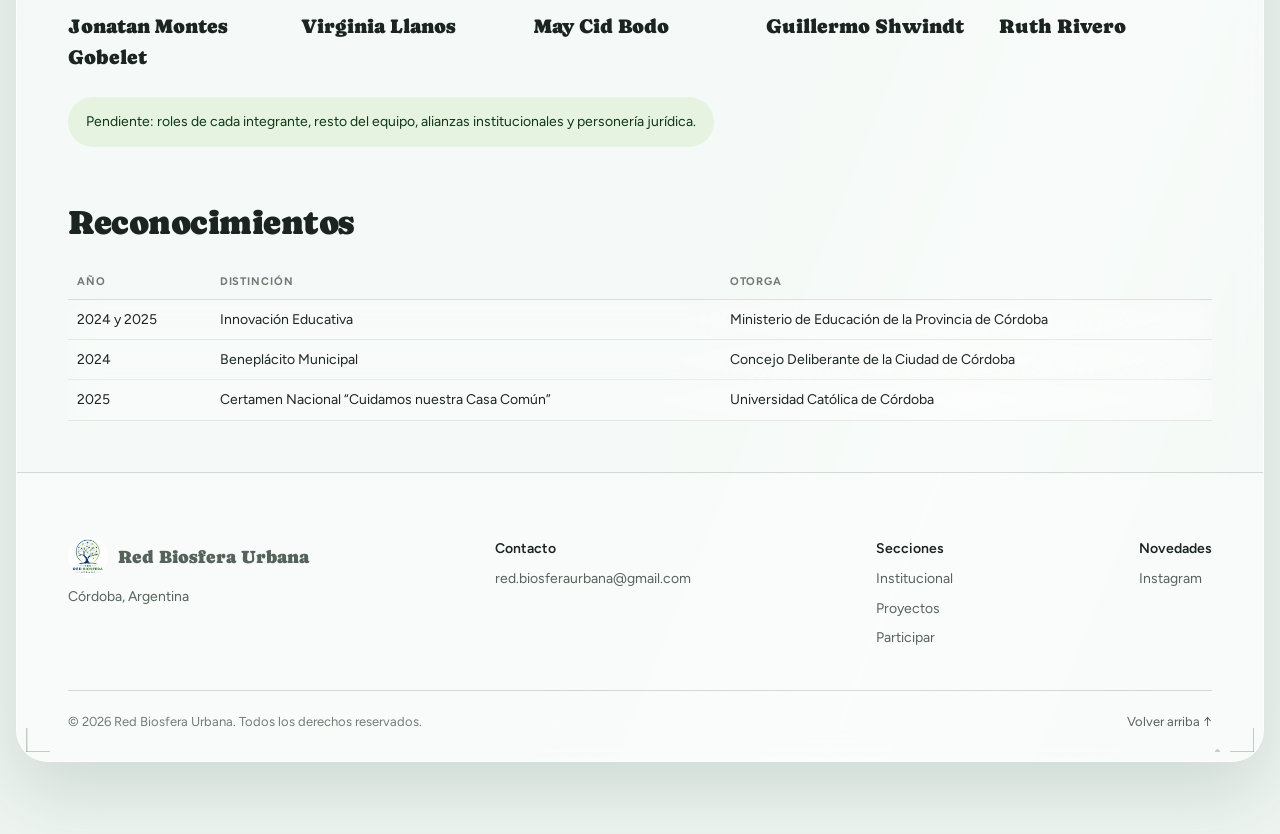
<file: public/institucional.html>
<!DOCTYPE html>
<html lang="es">
<head>
<meta charset="utf-8">
<meta name="viewport" content="width=device-width, initial-scale=1">
<title>Institucional — Red Biosfera Urbana</title>
<meta name="description" content="Quiénes somos, enfoque de trabajo, equipo y distinciones recibidas por la Red Biosfera Urbana.">
<link rel="canonical" href="https://TUDOMINIO/institucional">
<link rel="icon" href="favicon.svg" type="image/svg+xml">
<meta name="theme-color" content="#f5ead8">
<meta property="og:type" content="website">
<meta property="og:title" content="Institucional — Red Biosfera Urbana">
<meta property="og:description" content="Quiénes somos, enfoque de trabajo, equipo y distinciones recibidas por la Red Biosfera Urbana.">
<meta property="og:url" content="https://TUDOMINIO/institucional">
<meta property="og:locale" content="es_AR">
<link rel="stylesheet" href="assets/css/organic.css">
<link rel="stylesheet" href="assets/css/sitio.css">
<link rel="stylesheet" href="assets/css/ajustes.css">
</head>
<body data-pendientes="on">
<a class="saltar" href="#contenido">Saltar al contenido</a>
<div class="pagina">
  <div class="lamina" data-glass>
    <nav class="nav" style="padding-inline:clamp(20px,4vw,56px)">
    <a class="nav-brand" href="index.html"><img src="assets/images/red-biosfera-urbana-avatar.jpg" alt="" width="52" height="52">Red Biosfera Urbana</a>
      <a href="institucional.html" aria-current="page">Institucional</a>
      <a href="proyectos.html">Proyectos</a>
      <a href="participar.html">Participar</a>
      <a href="contacto.html">Contacto</a>
      <a class="btn btn-primary" href="participar.html#donar">Donar</a>
    </nav>
<main id="contenido">

    <div style="padding:clamp(24px,4vw,56px);display:flex;flex-direction:column;gap:56px">
      <section style="display:flex;flex-direction:column;gap:20px;max-width:900px">
        <span style="font-size:13px;letter-spacing:.06em;text-transform:uppercase;font-weight:600;color:var(--color-accent-700)">Institucional</span>
        <h1 style="font-family:var(--font-heading);font-size:clamp(36px,4.6vw,58px);line-height:1.1;margin:0;margin-left:-.028em;color:var(--color-accent-2-900)">Quiénes somos</h1>
        <p style="font-size:18px;line-height:1.7;margin:0;max-width:62ch">Frente a la expansión inmobiliaria desordenada, la segregación socioespacial, la deforestación y la acumulación de residuos que se concretan en Córdoba, analizamos la realidad local desde la teoría de los sistemas complejos: las dinámicas de la sociedad y la naturaleza son interdependientes.</p>
      </section>

      <section style="display:grid;grid-template-columns:minmax(0,6fr) minmax(0,6fr);gap:clamp(24px,4vw,56px);align-items:center">
        <img src="assets/images/diagrama-marco-teorico.webp" alt="Diagrama: geografía crítica, objetividad situada y traducción ecológica convergen en inteligencia territorial" style="width:100%;height:auto;display:block">
        <div style="display:flex;flex-direction:column;gap:18px">
          <h2 style="font-family:var(--font-heading);font-size:clamp(26px,3vw,34px);line-height:1.2;margin:0">Marco teórico</h2>
          <div style="display:flex;flex-direction:column;gap:14px">
            <div><span style="font-family:var(--font-heading);font-size:19px">Geografía crítica</span><p style="margin:2px 0 0;font-size:15.5px;line-height:1.7">El espacio urbano es una producción social atravesada por desigualdades estructurales. <span style="color:var(--color-neutral-700)">David Harvey</span></p></div>
            <div><span style="font-family:var(--font-heading);font-size:19px">Objetividad situada</span><p style="margin:2px 0 0;font-size:15.5px;line-height:1.7">Toda medición técnica y uso de instrumentos tiene una responsabilidad ética. <span style="color:var(--color-neutral-700)">Donna Haraway · Bruno Latour</span></p></div>
            <div><span style="font-family:var(--font-heading);font-size:19px">Traducción ecológica</span><p style="margin:2px 0 0;font-size:15.5px;line-height:1.7">El rigor de los datos se traduce en herramientas comprensibles para los vecinos. <span style="color:var(--color-neutral-700)">Ramon Folch · Pierre Bourdieu</span></p></div>
          </div>
        </div>
      </section>

      <section style="display:flex;flex-direction:column;gap:24px">
        <h2 style="font-family:var(--font-heading);font-size:clamp(26px,3vw,34px);line-height:1.2;margin:0">Objetivos</h2>
        <div style="display:grid;grid-template-columns:repeat(auto-fit,minmax(240px,1fr));gap:18px">
          <article data-glass="" style="background:color-mix(in srgb,var(--color-accent-2-200) 60%,transparent);backdrop-filter:blur(16px) saturate(1.25);-webkit-backdrop-filter:blur(16px) saturate(1.25);border:1px solid rgba(255,255,255,.6);border-radius:28px;padding:26px;display:flex;flex-direction:column;gap:10px"><span style="font-family:var(--font-heading);font-size:20px">Diagnosticar el territorio</span><p style="margin:0;font-size:15.5px;line-height:1.7">Datos ambientales locales sobre agua, suelo, aire y vegetación, cruzados con datos sociales.</p></article>
          <article data-glass="" style="background:color-mix(in srgb,var(--color-accent-2-200) 60%,transparent);backdrop-filter:blur(16px) saturate(1.25);-webkit-backdrop-filter:blur(16px) saturate(1.25);border:1px solid rgba(255,255,255,.6);border-radius:28px;padding:26px;display:flex;flex-direction:column;gap:10px"><span style="font-family:var(--font-heading);font-size:20px">Traducir la ciencia</span><p style="margin:0;font-size:15.5px;line-height:1.7">Convertir datos técnicos en herramientas comprensibles y reflexividad crítica para el barrio.</p></article>
          <article data-glass="" style="background:color-mix(in srgb,var(--color-accent-2-200) 60%,transparent);backdrop-filter:blur(16px) saturate(1.25);-webkit-backdrop-filter:blur(16px) saturate(1.25);border:1px solid rgba(255,255,255,.6);border-radius:28px;padding:26px;display:flex;flex-direction:column;gap:10px"><span style="font-family:var(--font-heading);font-size:20px">Restaurar el ecosistema</span><p style="margin:0;font-size:15.5px;line-height:1.7">Reforestación con nativas, corredores biológicos y huertas productivas.</p></article>
          <article data-glass="" style="background:color-mix(in srgb,var(--color-accent-200) 60%,transparent);backdrop-filter:blur(16px) saturate(1.25);-webkit-backdrop-filter:blur(16px) saturate(1.25);border:1px solid rgba(255,255,255,.6);border-radius:28px;padding:26px;display:flex;flex-direction:column;gap:10px"><span style="font-family:var(--font-heading);font-size:20px">Dar agencia a la juventud</span><p style="margin:0;font-size:15.5px;line-height:1.7">Recopilar datos con rigor otorga a las juventudes la agencia política para transformar su ciudad.</p></article>
        </div>
      </section>

      <section style="display:flex;flex-direction:column;gap:24px">
        <h2 style="font-family:var(--font-heading);font-size:clamp(26px,3vw,34px);line-height:1.2;margin:0">Equipo</h2>
        <div style="display:grid;grid-template-columns:repeat(auto-fit,minmax(190px,1fr));gap:20px">
          <div style="display:flex;flex-direction:column;gap:12px"><div class="washed" style="border-radius:999px;overflow:hidden;width:132px;height:132px"><img src="assets/images/colaboradores/jonatan-montes-gobelet.jpg" alt="Jonatan Montes Gobelet" style="width:132px;height:132px;object-fit:cover;display:block"></div><span style="font-family:var(--font-heading);font-size:20px">Jonatan Montes Gobelet</span></div>
          <div style="display:flex;flex-direction:column;gap:12px"><div class="washed" style="border-radius:999px;overflow:hidden;width:132px;height:132px"><img src="assets/images/colaboradores/virginia-llanos.jpg" alt="Virginia Llanos" style="width:132px;height:132px;object-fit:cover;display:block"></div><span style="font-family:var(--font-heading);font-size:20px">Virginia Llanos</span></div>
          <div style="display:flex;flex-direction:column;gap:12px"><div class="washed" style="border-radius:999px;overflow:hidden;width:132px;height:132px"><img src="assets/images/colaboradores/may-cid-bodo.jpg" alt="May Cid Bodo" style="width:132px;height:132px;object-fit:cover;display:block"></div><span style="font-family:var(--font-heading);font-size:20px">May Cid Bodo</span></div>
          <div style="display:flex;flex-direction:column;gap:12px"><div class="washed" style="border-radius:999px;overflow:hidden;width:132px;height:132px"><img src="assets/images/colaboradores/guillermo-shwindt.jpg" alt="Guillermo Shwindt" style="width:132px;height:132px;object-fit:cover;display:block"></div><span style="font-family:var(--font-heading);font-size:20px">Guillermo Shwindt</span></div>
          <div style="display:flex;flex-direction:column;gap:12px"><div class="washed" style="border-radius:999px;overflow:hidden;width:132px;height:132px"><img src="assets/images/colaboradores/ruth-rivero.jpg" alt="Ruth Rivero" style="width:132px;height:132px;object-fit:cover;display:block"></div><span style="font-family:var(--font-heading);font-size:20px">Ruth Rivero</span></div>
        </div>
        <div class="nota-pendiente">
          <p style="font-size:14px;line-height:1.6;margin:0;padding:14px 18px;border-radius:999px;background:var(--color-accent-100);color:var(--color-accent-800);width:fit-content;max-width:100%">Pendiente: roles de cada integrante, resto del equipo, alianzas institucionales y personería jurídica.</p>
        </div>
      </section>

      <section style="display:flex;flex-direction:column;gap:20px">
        <h2 style="font-family:var(--font-heading);font-size:clamp(26px,3vw,34px);line-height:1.2;margin:0">Reconocimientos</h2>
        <table class="table">
          <thead><tr><th>Año</th><th>Distinción</th><th>Otorga</th></tr></thead>
          <tbody>
            <tr><td>2024 y 2025</td><td>Innovación Educativa</td><td>Ministerio de Educación de la Provincia de Córdoba</td></tr>
            <tr><td>2024</td><td>Beneplácito Municipal</td><td>Concejo Deliberante de la Ciudad de Córdoba</td></tr>
            <tr><td>2025</td><td>Certamen Nacional “Cuidamos nuestra Casa Común”</td><td>Universidad Católica de Córdoba</td></tr>
          </tbody>
        </table>
      </section>
    </div>
    
</main>
<footer class="site-footer">
      <div class="footer-top">
        <div class="footer-brand">
          <a class="footer-brand-link" href="index.html"><img src="assets/images/red-biosfera-urbana-avatar.jpg" alt="" width="40" height="40">Red Biosfera Urbana</a>
          <span>Córdoba, Argentina</span>
        </div>
        <div class="footer-col">
          <span style="font-weight:600;color:var(--color-text)">Contacto</span>
          <a href="mailto:red.biosferaurbana@gmail.com">red.biosferaurbana@gmail.com</a>
        </div>
        <div class="footer-col">
          <span style="font-weight:600;color:var(--color-text)">Secciones</span>
          <a href="institucional.html">Institucional</a>
          <a href="proyectos.html">Proyectos</a>
          <a href="participar.html">Participar</a>
        </div>
              <div class="footer-col">
          <span style="font-weight:600;color:var(--color-text)">Novedades</span>
          <a href="https://www.instagram.com/redbiosferaurbana/" target="_blank" rel="noopener">Instagram</a>
        </div>
      </div>
      <div class="footer-bottom">
        <span>© 2026 Red Biosfera Urbana. Todos los derechos reservados.</span>
        <a href="#contenido">Volver arriba ↑</a>
      </div>
    </footer>
  </div>
</div>
<script src="assets/js/sitio.js" defer></script>
</body>
</html>
</file>
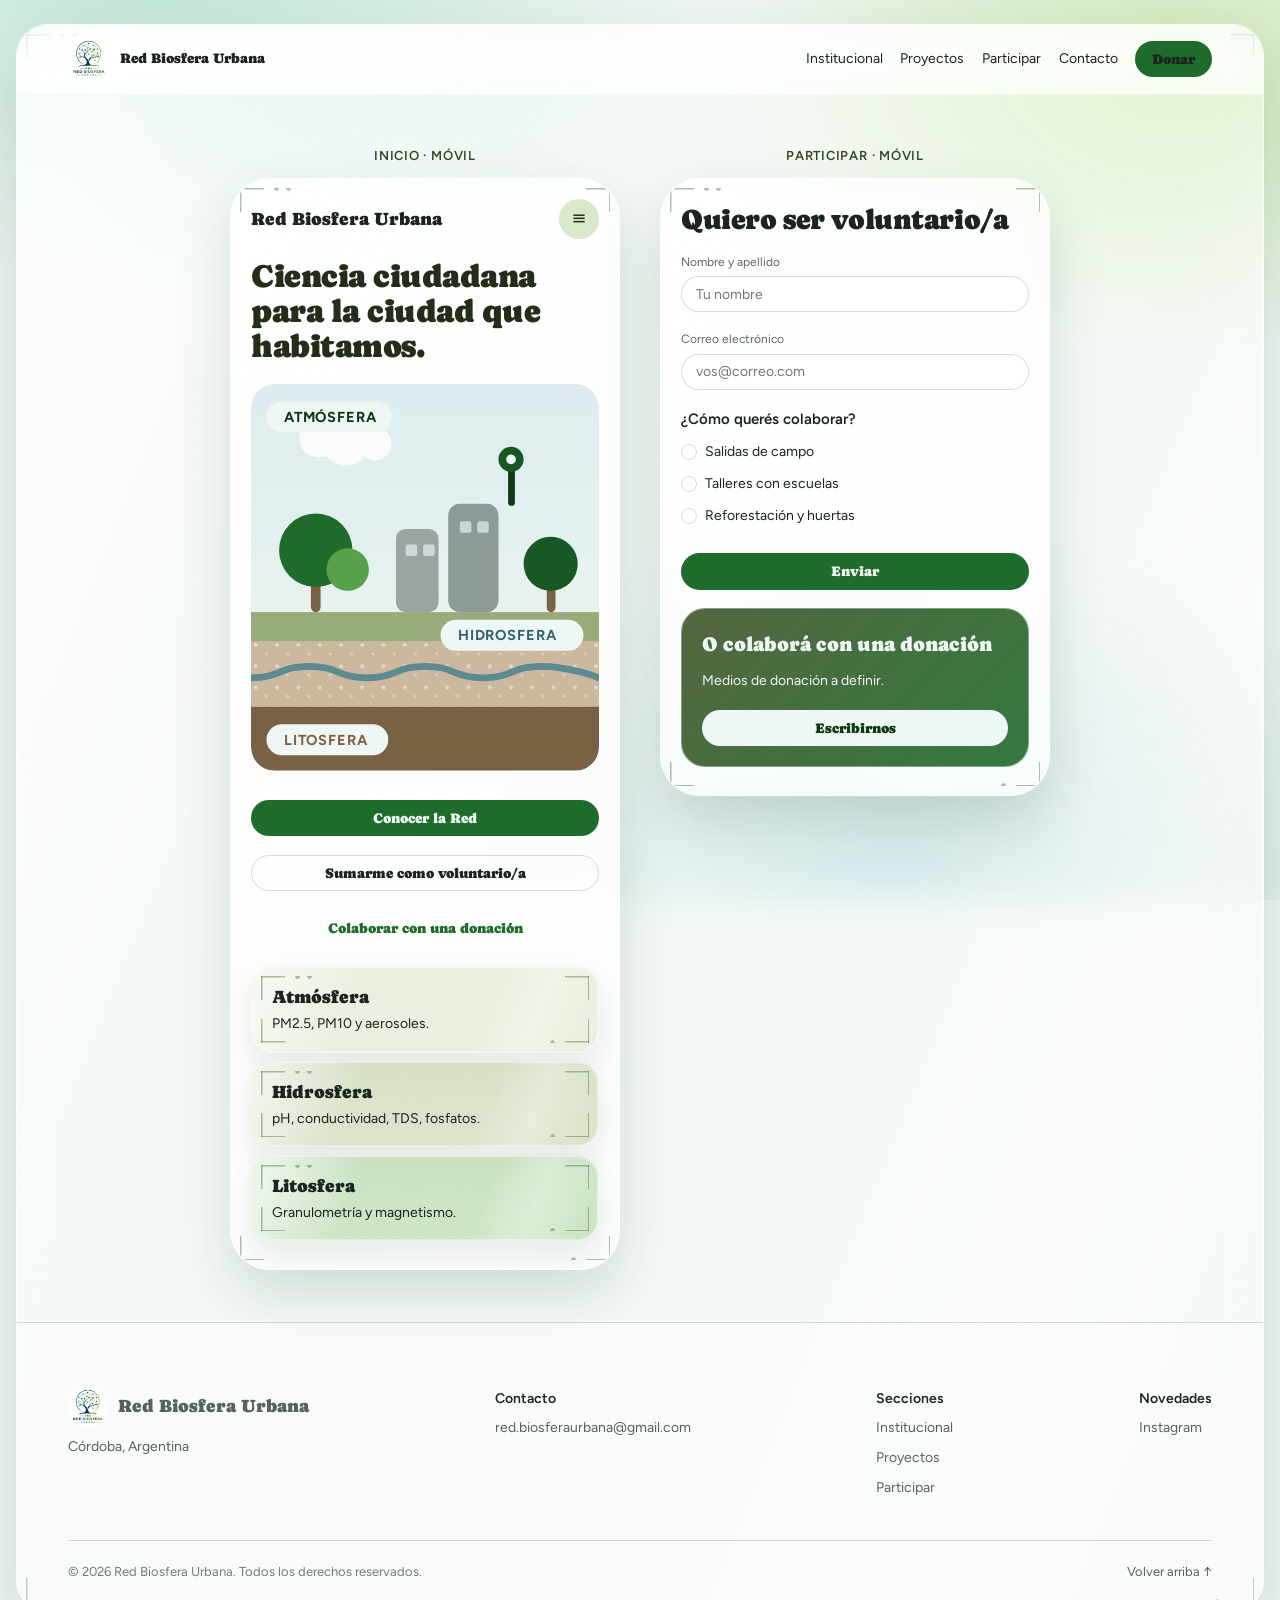
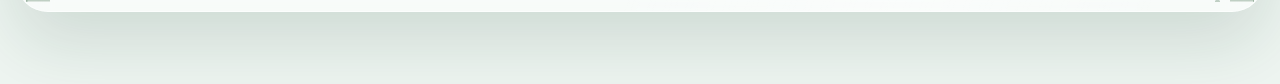
<file: public/movil.html>
<!DOCTYPE html>
<html lang="es">
<head>
<meta charset="utf-8">
<meta name="viewport" content="width=device-width, initial-scale=1">
<title>Vista móvil — Red Biosfera Urbana</title>
<meta name="description" content="Vista compacta de la Red Biosfera Urbana pensada para teléfonos.">
<link rel="canonical" href="https://TUDOMINIO/movil">
<link rel="icon" href="favicon.svg" type="image/svg+xml">
<meta name="theme-color" content="#f5ead8">
<meta property="og:type" content="website">
<meta property="og:title" content="Vista móvil — Red Biosfera Urbana">
<meta property="og:description" content="Vista compacta de la Red Biosfera Urbana pensada para teléfonos.">
<meta property="og:url" content="https://TUDOMINIO/movil">
<meta property="og:locale" content="es_AR">
<link rel="stylesheet" href="assets/css/organic.css">
<link rel="stylesheet" href="assets/css/sitio.css">
<link rel="stylesheet" href="assets/css/ajustes.css">
</head>
<body data-pendientes="on">
<a class="saltar" href="#contenido">Saltar al contenido</a>
<div class="pagina">
  <div class="lamina" data-glass>
    <nav class="nav" style="padding-inline:clamp(20px,4vw,56px)">
    <a class="nav-brand" href="index.html"><img src="assets/images/red-biosfera-urbana-avatar.jpg" alt="" width="52" height="52">Red Biosfera Urbana</a>
      <a href="institucional.html">Institucional</a>
      <a href="proyectos.html">Proyectos</a>
      <a href="participar.html">Participar</a>
      <a href="contacto.html">Contacto</a>
      <a class="btn btn-primary" href="participar.html#donar">Donar</a>
    </nav>
<main id="contenido">

    <div style="padding:clamp(24px,4vw,56px);display:flex;flex-wrap:wrap;gap:40px;justify-content:center">
      <div style="display:flex;flex-direction:column;gap:12px;align-items:center">
        <span style="font-size:13px;letter-spacing:.06em;text-transform:uppercase;font-weight:600;color:var(--color-accent-2-800)">Inicio · móvil</span>
        <div data-glass="" style="width:390px;max-width:100%;border-radius:40px;background:rgba(255,255,255,.58);backdrop-filter:blur(16px) saturate(1.25);-webkit-backdrop-filter:blur(16px) saturate(1.25);border:1px solid rgba(255,255,255,.72);box-shadow:0 24px 56px rgba(14,55,32,.16);overflow:hidden">
          <div style="display:flex;align-items:center;justify-content:space-between;padding:20px 20px 12px">
            <span style="font-family:var(--font-heading);font-size:18px">Red Biosfera Urbana</span>
            <span style="display:grid;place-content:center;width:40px;height:40px;border-radius:50%;background:var(--color-accent-2-200);color:var(--color-accent-2-900);font-size:18px">≡</span>
          </div>
          <div style="padding:8px 20px 28px;display:flex;flex-direction:column;gap:20px">
            <h2 style="font-family:var(--font-heading);font-size:32px;line-height:1.1;margin:0;color:var(--color-accent-2-900)">Ciencia ciudadana para la ciudad que habitamos.</h2>
            <svg viewBox="0 0 360 400" role="img" aria-label="Corte del territorio: atmósfera, biosfera, hidrosfera y litosfera" style="width:100%;height:auto;border-radius:24px;display:block">
              <defs>
                <linearGradient id="rbu4m-sky" x1="0" y1="0" x2="0" y2="1">
                  <stop offset="0" style="stop-color:var(--rbu-sky)"></stop>
                  <stop offset="1" style="stop-color:#f0f6f2"></stop>
                </linearGradient>
                <pattern id="rbu4m-loess" width="22" height="22" patternUnits="userSpaceOnUse">
                  <circle cx="5" cy="6" r="2" style="fill:#ffffff;opacity:.5"></circle>
                  <circle cx="16" cy="15" r="1.6" style="fill:#ffffff;opacity:.38"></circle>
                </pattern>
                <clipPath id="rbu4m-frame"><rect x="0" y="0" width="360" height="400" rx="24"></rect></clipPath>
              </defs>
              <g clip-path="url(#rbu4m-frame)">
                <rect x="0" y="0" width="360" height="400" fill="url(#rbu4m-sky)"></rect>
                <g style="opacity:.85">
                  <circle cx="70" cy="56" r="20" fill="#ffffff"></circle>
                  <circle cx="98" cy="58" r="26" fill="#ffffff"></circle>
                  <circle cx="128" cy="62" r="17" fill="#ffffff"></circle>
                </g>
                <g>
                  <rect x="150" y="150" width="44" height="86" rx="10" style="fill:var(--rbu-stone)"></rect>
                  <rect x="204" y="124" width="52" height="112" rx="12" style="fill:#8e9a98"></rect>
                  <g style="fill:var(--rbu-sky);opacity:.75">
                    <rect x="160" y="166" width="12" height="12" rx="3"></rect><rect x="178" y="166" width="12" height="12" rx="3"></rect>
                    <rect x="216" y="142" width="12" height="12" rx="3"></rect><rect x="234" y="142" width="12" height="12" rx="3"></rect>
                  </g>
                </g>
                <g>
                  <rect x="62" y="186" width="10" height="50" rx="5" style="fill:var(--rbu-earth)"></rect>
                  <circle cx="67" cy="172" r="38" style="fill:var(--color-accent-500)"></circle>
                  <circle cx="100" cy="192" r="22" style="fill:var(--color-accent-400)"></circle>
                  <rect x="306" y="196" width="9" height="40" rx="4.5" style="fill:var(--rbu-earth)"></rect>
                  <circle cx="310" cy="186" r="28" style="fill:var(--color-accent-600)"></circle>
                </g>
                <g>
                  <rect x="266" y="82" width="7" height="44" rx="3.5" style="fill:var(--color-accent-800)"></rect>
                  <circle cx="269" cy="78" r="13" style="fill:var(--color-accent-600)"></circle>
                  <circle cx="269" cy="78" r="5" style="fill:var(--color-bg)"></circle>
                </g>
                <rect x="0" y="236" width="360" height="34" style="fill:var(--color-accent-2-400)"></rect>
                <rect x="0" y="266" width="360" height="72" style="fill:var(--rbu-earth-light)"></rect>
                <rect x="0" y="266" width="360" height="72" fill="url(#rbu4m-loess)"></rect>
                <rect x="0" y="334" width="360" height="66" style="fill:var(--rbu-earth)"></rect>
                <path d="M0 304c30 0 30-12 60-12s30 12 60 12 30-12 60-12 30 12 60 12 30-12 60-12 60 12 60 12" fill="none" style="stroke:var(--rbu-teal);stroke-width:7;stroke-linecap:round"></path>
                <g style="font-family:var(--font-body);font-size:15px;font-weight:700;letter-spacing:.06em">
                  <rect x="16" y="18" width="130" height="32" rx="16" style="fill:var(--color-bg)"></rect>
                  <text x="34" y="39" style="fill:var(--color-accent-800)">ATMÓSFERA</text>
                  <rect x="196" y="244" width="148" height="32" rx="16" style="fill:var(--color-bg)"></rect>
                  <text x="214" y="265" style="fill:var(--rbu-teal-ink)">HIDROSFERA</text>
                  <rect x="16" y="352" width="126" height="32" rx="16" style="fill:var(--color-bg)"></rect>
                  <text x="34" y="373" style="fill:var(--rbu-earth)">LITOSFERA</text>
                </g>
              </g>
            </svg>
            <div style="display:flex;flex-direction:column;gap:10px">
              <button type="button" class="btn btn-primary btn-block">Conocer la Red</button>
              <button type="button" class="btn btn-secondary btn-block">Sumarme como voluntario/a</button>
              <button type="button" class="btn btn-ghost btn-block">Colaborar con una donación</button>
            </div>
            <div style="display:flex;flex-direction:column;gap:8px">
              <div data-glass="" style="background:color-mix(in srgb,var(--color-accent-2-200) 60%,transparent);backdrop-filter:blur(16px) saturate(1.25);-webkit-backdrop-filter:blur(16px) saturate(1.25);border:1px solid rgba(255,255,255,.6);border-radius:22px;padding:16px 20px"><span style="font-family:var(--font-heading);font-size:18px">Atmósfera</span><p style="margin:2px 0 0;font-size:14px;line-height:1.6">PM2.5, PM10 y aerosoles.</p></div>
              <div data-glass="" style="background:color-mix(in srgb,var(--color-accent-2-300) 58%,transparent);backdrop-filter:blur(16px) saturate(1.25);-webkit-backdrop-filter:blur(16px) saturate(1.25);border:1px solid rgba(255,255,255,.6);border-radius:22px;padding:16px 20px"><span style="font-family:var(--font-heading);font-size:18px">Hidrosfera</span><p style="margin:2px 0 0;font-size:14px;line-height:1.6">pH, conductividad, TDS, fosfatos.</p></div>
              <div data-glass="" style="background:color-mix(in srgb,var(--color-accent-300) 55%,transparent);backdrop-filter:blur(16px) saturate(1.25);-webkit-backdrop-filter:blur(16px) saturate(1.25);border:1px solid rgba(255,255,255,.6);border-radius:22px;padding:16px 20px"><span style="font-family:var(--font-heading);font-size:18px">Litosfera</span><p style="margin:2px 0 0;font-size:14px;line-height:1.6">Granulometría y magnetismo.</p></div>
            </div>
          </div>
        </div>
      </div>

      <div style="display:flex;flex-direction:column;gap:12px;align-items:center">
        <span style="font-size:13px;letter-spacing:.06em;text-transform:uppercase;font-weight:600;color:var(--color-accent-2-800)">Participar · móvil</span>
        <div data-glass="" style="width:390px;max-width:100%;border-radius:40px;background:rgba(255,255,255,.58);backdrop-filter:blur(16px) saturate(1.25);-webkit-backdrop-filter:blur(16px) saturate(1.25);border:1px solid rgba(255,255,255,.72);box-shadow:0 24px 56px rgba(14,55,32,.16);overflow:hidden">
          <div style="padding:24px 20px 28px;display:flex;flex-direction:column;gap:18px">
            <h2 style="font-family:var(--font-heading);font-size:28px;line-height:1.15;margin:0">Quiero ser voluntario/a</h2>
            <div class="field"><label for="m2-nombre">Nombre y apellido</label><input class="input" id="m2-nombre" type="text" placeholder="Tu nombre"></div>
            <div class="field"><label for="m2-email">Correo electrónico</label><input class="input" id="m2-email" type="email" placeholder="vos@correo.com"></div>
            <div style="display:flex;flex-direction:column;gap:10px">
              <span style="font-weight:600;font-size:15px">¿Cómo querés colaborar?</span>
              <label class="radio"><input type="checkbox"><span class="dot"></span>Salidas de campo</label>
              <label class="radio"><input type="checkbox"><span class="dot"></span>Talleres con escuelas</label>
              <label class="radio"><input type="checkbox"><span class="dot"></span>Reforestación y huertas</label>
            </div>
            <button type="button" class="btn btn-primary btn-block">Enviar</button>
            <div style="background:linear-gradient(135deg,rgba(73,92,53,.94),rgba(30,107,43,.90));border-radius:24px;padding:20px;border:1px solid rgba(255,255,255,.35);display:flex;flex-direction:column;gap:10px">
              <span style="font-family:var(--font-heading);font-size:20px;color:var(--color-bg)">O colaborá con una donación</span>
              <span style="font-size:14px;color:var(--color-bg)">Medios de donación a definir.</span>
              <a class="btn btn-secondary btn-block" style="background:var(--color-bg);color:var(--color-accent-800);border-color:transparent" href="mailto:red.biosferaurbana@gmail.com">Escribirnos</a>
            </div>
          </div>
        </div>
      </div>
    </div>
    
</main>
<footer class="site-footer">
      <div class="footer-top">
        <div class="footer-brand">
          <a class="footer-brand-link" href="index.html"><img src="assets/images/red-biosfera-urbana-avatar.jpg" alt="" width="40" height="40">Red Biosfera Urbana</a>
          <span>Córdoba, Argentina</span>
        </div>
        <div class="footer-col">
          <span style="font-weight:600;color:var(--color-text)">Contacto</span>
          <a href="mailto:red.biosferaurbana@gmail.com">red.biosferaurbana@gmail.com</a>
        </div>
        <div class="footer-col">
          <span style="font-weight:600;color:var(--color-text)">Secciones</span>
          <a href="institucional.html">Institucional</a>
          <a href="proyectos.html">Proyectos</a>
          <a href="participar.html">Participar</a>
        </div>
              <div class="footer-col">
          <span style="font-weight:600;color:var(--color-text)">Novedades</span>
          <a href="https://www.instagram.com/redbiosferaurbana/" target="_blank" rel="noopener">Instagram</a>
        </div>
      </div>
      <div class="footer-bottom">
        <span>© 2026 Red Biosfera Urbana. Todos los derechos reservados.</span>
        <a href="#contenido">Volver arriba ↑</a>
      </div>
    </footer>
  </div>
</div>
<script src="assets/js/sitio.js" defer></script>
</body>
</html>
</file>
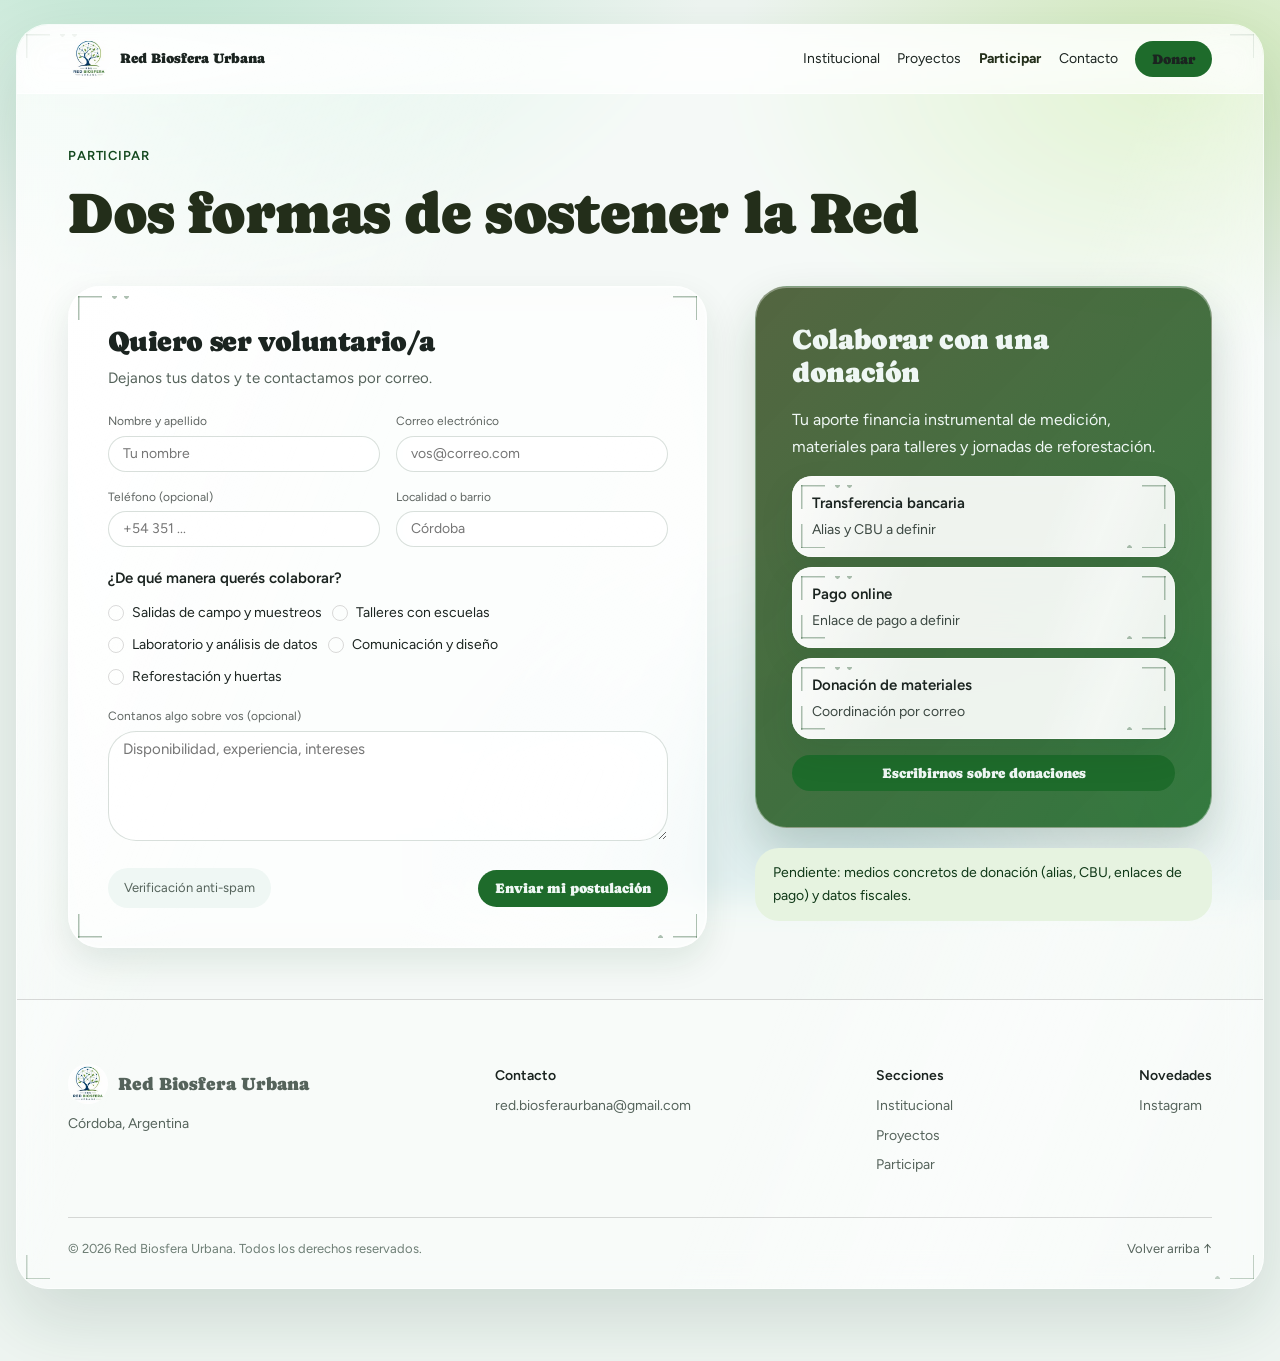
<file: public/participar.html>
<!DOCTYPE html>
<html lang="es">
<head>
<meta charset="utf-8">
<meta name="viewport" content="width=device-width, initial-scale=1">
<title>Participar — Red Biosfera Urbana</title>
<meta name="description" content="Sumate como voluntario/a o colaborá con una donación a la Red Biosfera Urbana.">
<link rel="canonical" href="https://TUDOMINIO/participar">
<link rel="icon" href="favicon.svg" type="image/svg+xml">
<meta name="theme-color" content="#f5ead8">
<meta property="og:type" content="website">
<meta property="og:title" content="Participar — Red Biosfera Urbana">
<meta property="og:description" content="Sumate como voluntario/a o colaborá con una donación a la Red Biosfera Urbana.">
<meta property="og:url" content="https://TUDOMINIO/participar">
<meta property="og:locale" content="es_AR">
<link rel="stylesheet" href="assets/css/organic.css">
<link rel="stylesheet" href="assets/css/sitio.css">
<link rel="stylesheet" href="assets/css/ajustes.css">
</head>
<body data-pendientes="on">
<a class="saltar" href="#contenido">Saltar al contenido</a>
<div class="pagina">
  <div class="lamina" data-glass>
    <nav class="nav" style="padding-inline:clamp(20px,4vw,56px)">
    <a class="nav-brand" href="index.html"><img src="assets/images/red-biosfera-urbana-avatar.jpg" alt="" width="52" height="52">Red Biosfera Urbana</a>
      <a href="institucional.html">Institucional</a>
      <a href="proyectos.html">Proyectos</a>
      <a href="participar.html" aria-current="page">Participar</a>
      <a href="contacto.html">Contacto</a>
      <a class="btn btn-primary" href="participar.html#donar">Donar</a>
    </nav>
<main id="contenido">

    <div style="padding:clamp(24px,4vw,56px);display:flex;flex-direction:column;gap:40px">
      <section style="display:flex;flex-direction:column;gap:16px;max-width:900px">
        <span style="font-size:13px;letter-spacing:.06em;text-transform:uppercase;font-weight:600;color:var(--color-accent-700)">Participar</span>
        <h1 style="font-family:var(--font-heading);font-size:clamp(36px,4.6vw,58px);line-height:1.1;margin:0;margin-left:-.028em;color:var(--color-accent-2-900)">Dos formas de sostener la Red</h1>
      </section>

      <section style="display:grid;grid-template-columns:minmax(0,7fr) minmax(0,5fr);gap:clamp(24px,4vw,48px);align-items:start">
        <form data-glass="" style="background:rgba(255,255,255,.46);backdrop-filter:blur(16px) saturate(1.25);-webkit-backdrop-filter:blur(16px) saturate(1.25);border:1px solid rgba(255,255,255,.68);border-radius:32px;padding:clamp(24px,3vw,40px);display:flex;flex-direction:column;gap:20px" method="post" action="enviar.php" novalidate>
          <input type="hidden" name="_formulario" value="voluntariado">
          <input type="text" name="_dejar_vacio" tabindex="-1" autocomplete="off" aria-hidden="true" class="trampa-spam">
          <div style="display:flex;flex-direction:column;gap:8px">
            <h2 style="font-family:var(--font-heading);font-size:28px;line-height:1.2;margin:0">Quiero ser voluntario/a</h2>
            <p style="margin:0;font-size:15px;line-height:1.7;color:var(--color-neutral-700)">Dejanos tus datos y te contactamos por correo.</p>
          </div>
          <div style="display:grid;grid-template-columns:repeat(auto-fit,minmax(200px,1fr));gap:16px">
            <div class="field"><label for="v2-nombre">Nombre y apellido</label><input class="input" id="v2-nombre" type="text" placeholder="Tu nombre" name="nombre" required></div>
            <div class="field"><label for="v2-email">Correo electrónico</label><input class="input" id="v2-email" type="email" placeholder="vos@correo.com" name="email" required></div>
            <div class="field"><label for="v2-tel">Teléfono (opcional)</label><input class="input" id="v2-tel" type="tel" placeholder="+54 351 ..." name="telefono"></div>
            <div class="field"><label for="v2-loc">Localidad o barrio</label><input class="input" id="v2-loc" type="text" placeholder="Córdoba" name="localidad"></div>
          </div>
          <div style="display:flex;flex-direction:column;gap:12px">
            <span style="font-weight:600;font-size:15px">¿De qué manera querés colaborar?</span>
            <div style="display:flex;flex-wrap:wrap;gap:10px">
              <label class="radio"><input type="checkbox" name="colaboracion[]" value="Salidas de campo y muestreos"><span class="dot"></span>Salidas de campo y muestreos</label>
              <label class="radio"><input type="checkbox" name="colaboracion[]" value="Talleres con escuelas"><span class="dot"></span>Talleres con escuelas</label>
              <label class="radio"><input type="checkbox" name="colaboracion[]" value="Laboratorio y análisis de datos"><span class="dot"></span>Laboratorio y análisis de datos</label>
              <label class="radio"><input type="checkbox" name="colaboracion[]" value="Comunicación y diseño"><span class="dot"></span>Comunicación y diseño</label>
              <label class="radio"><input type="checkbox" name="colaboracion[]" value="Reforestación y huertas"><span class="dot"></span>Reforestación y huertas</label>
            </div>
          </div>
          <div class="field"><label for="v2-msg">Contanos algo sobre vos (opcional)</label><textarea class="input" id="v2-msg" name="mensaje" rows="4" placeholder="Disponibilidad, experiencia, intereses" required style="min-height:110px"></textarea></div>
          <div style="display:flex;flex-wrap:wrap;gap:16px;align-items:center;justify-content:space-between">
            <span style="display:flex;align-items:center;gap:10px;font-size:13px;color:var(--color-neutral-700);background:var(--color-bg);border-radius:999px;padding:10px 16px">Verificación anti-spam</span>
            <button type="submit" class="btn btn-primary">Enviar mi postulación</button>
          </div>
          <div class="aviso-enviado" hidden>
            <p style="margin:0;padding:14px 18px;border-radius:999px;background:var(--color-accent-2-300);font-size:15px">Gracias. Recibimos tu mensaje y te escribimos a la brevedad.</p>
          </div>
        </form>

        <div style="display:flex;flex-direction:column;gap:20px">
          <div style="background:linear-gradient(135deg,rgba(73,92,53,.94),rgba(30,107,43,.90));border-radius:32px;padding:clamp(24px,3vw,36px);border:1px solid rgba(255,255,255,.35);box-shadow:inset 0 1px 0 rgba(255,255,255,.35),0 22px 48px rgba(14,55,32,.20);display:flex;flex-direction:column;gap:16px">
            <h2 style="font-family:var(--font-heading);font-size:28px;line-height:1.2;margin:0;color:var(--color-bg)">Colaborar con una donación</h2>
            <p style="margin:0;font-size:16px;line-height:1.7;color:var(--color-bg)">Tu aporte financia instrumental de medición, materiales para talleres y jornadas de reforestación.</p>
            <div style="display:flex;flex-direction:column;gap:10px">
              <div data-glass="" style="background:rgba(255,255,255,.92);backdrop-filter:blur(16px) saturate(1.25);-webkit-backdrop-filter:blur(16px) saturate(1.25);border-radius:20px;padding:16px 20px;display:flex;flex-direction:column;gap:4px"><span style="font-weight:600">Transferencia bancaria</span><span style="font-size:14px;color:var(--color-neutral-800)">Alias y CBU a definir</span></div>
              <div data-glass="" style="background:rgba(255,255,255,.92);backdrop-filter:blur(16px) saturate(1.25);-webkit-backdrop-filter:blur(16px) saturate(1.25);border-radius:20px;padding:16px 20px;display:flex;flex-direction:column;gap:4px"><span style="font-weight:600">Pago online</span><span style="font-size:14px;color:var(--color-neutral-800)">Enlace de pago a definir</span></div>
              <div data-glass="" style="background:rgba(255,255,255,.92);backdrop-filter:blur(16px) saturate(1.25);-webkit-backdrop-filter:blur(16px) saturate(1.25);border-radius:20px;padding:16px 20px;display:flex;flex-direction:column;gap:4px"><span style="font-weight:600">Donación de materiales</span><span style="font-size:14px;color:var(--color-neutral-800)">Coordinación por correo</span></div>
            </div>
            <a class="btn btn-primary" href="mailto:red.biosferaurbana@gmail.com">Escribirnos sobre donaciones</a>
          </div>
          <div class="nota-pendiente">
            <p style="font-size:14px;line-height:1.6;margin:0;padding:14px 18px;border-radius:24px;background:var(--color-accent-100);color:var(--color-accent-800)">Pendiente: medios concretos de donación (alias, CBU, enlaces de pago) y datos fiscales.</p>
          </div>
        </div>
      </section>
    </div>
    
</main>
<footer class="site-footer">
      <div class="footer-top">
        <div class="footer-brand">
          <a class="footer-brand-link" href="index.html"><img src="assets/images/red-biosfera-urbana-avatar.jpg" alt="" width="40" height="40">Red Biosfera Urbana</a>
          <span>Córdoba, Argentina</span>
        </div>
        <div class="footer-col">
          <span style="font-weight:600;color:var(--color-text)">Contacto</span>
          <a href="mailto:red.biosferaurbana@gmail.com">red.biosferaurbana@gmail.com</a>
        </div>
        <div class="footer-col">
          <span style="font-weight:600;color:var(--color-text)">Secciones</span>
          <a href="institucional.html">Institucional</a>
          <a href="proyectos.html">Proyectos</a>
          <a href="participar.html">Participar</a>
        </div>
              <div class="footer-col">
          <span style="font-weight:600;color:var(--color-text)">Novedades</span>
          <a href="https://www.instagram.com/redbiosferaurbana/" target="_blank" rel="noopener">Instagram</a>
        </div>
      </div>
      <div class="footer-bottom">
        <span>© 2026 Red Biosfera Urbana. Todos los derechos reservados.</span>
        <a href="#contenido">Volver arriba ↑</a>
      </div>
    </footer>
  </div>
</div>
<script src="assets/js/sitio.js" defer></script>
</body>
</html>
</file>
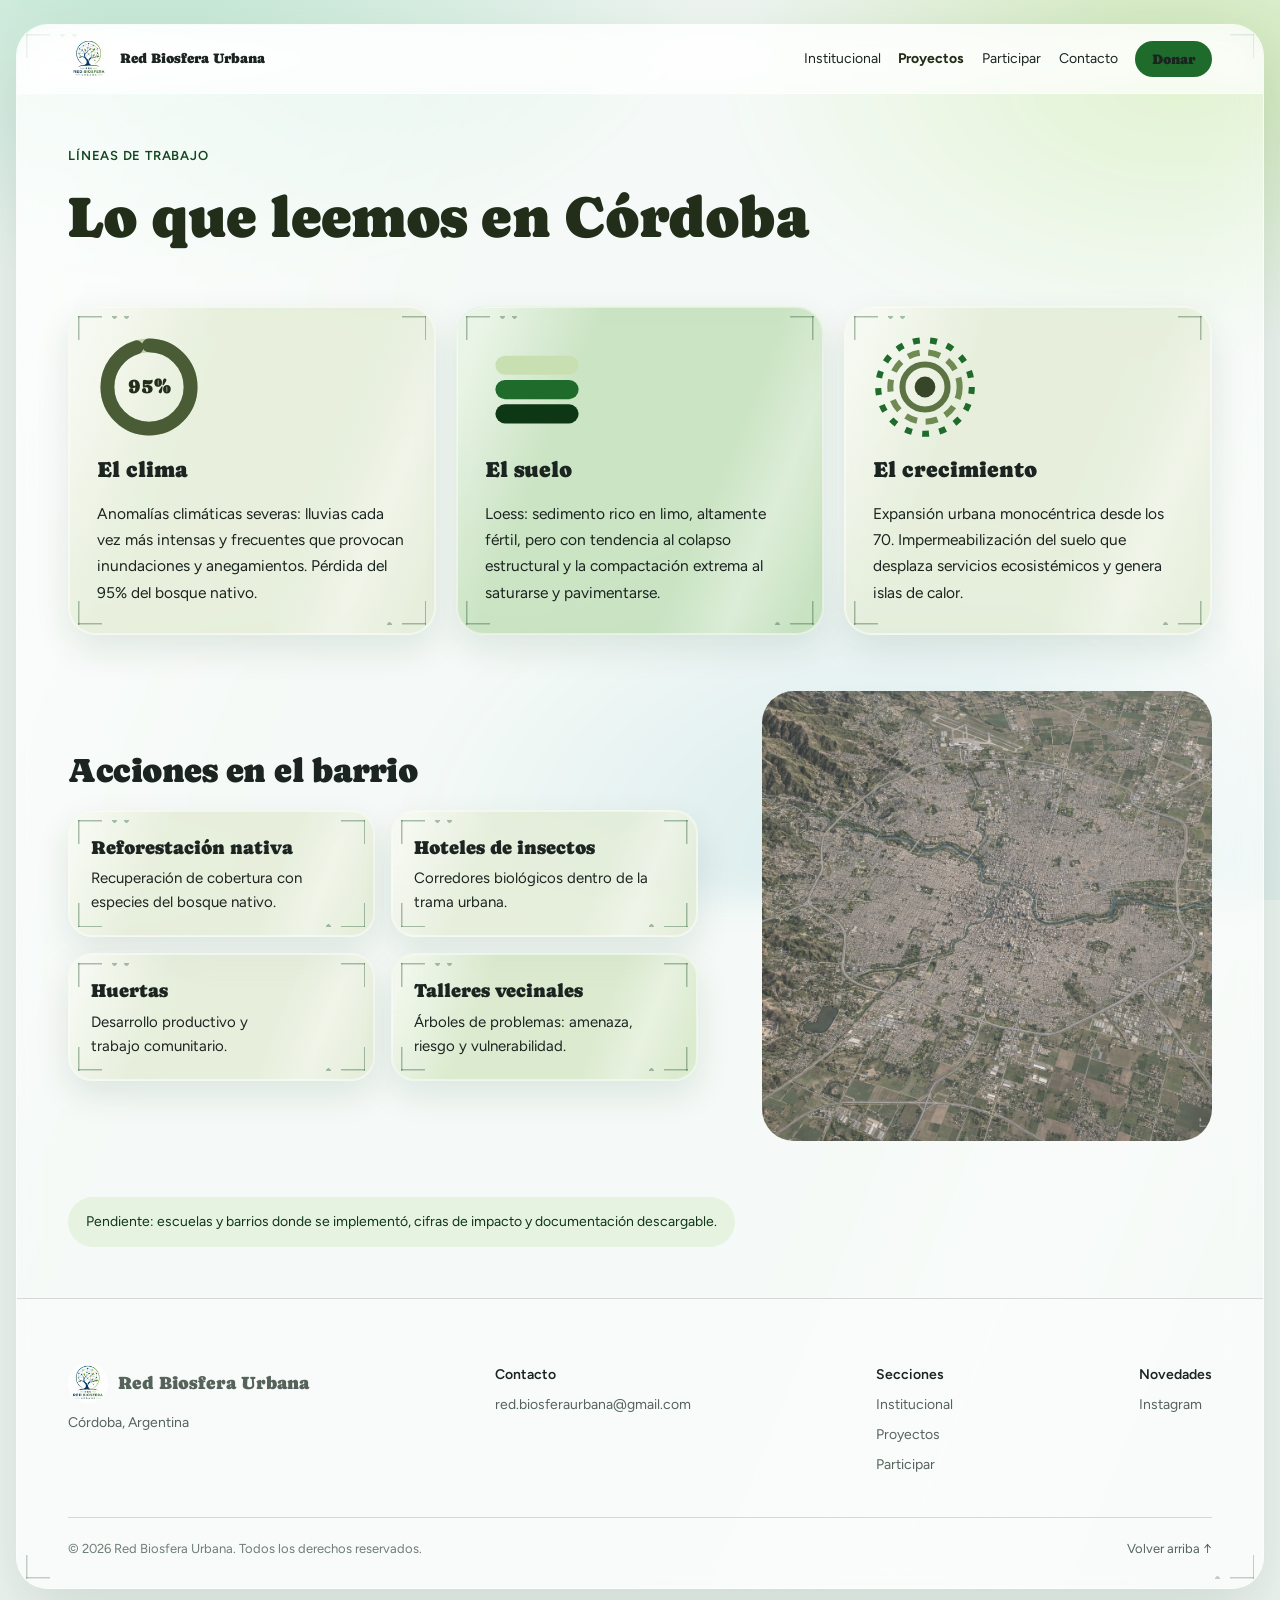
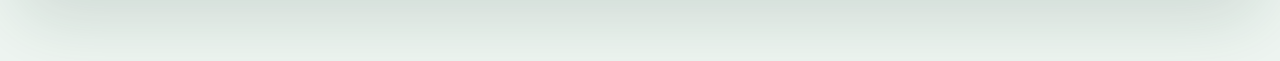
<file: public/proyectos.html>
<!DOCTYPE html>
<html lang="es">
<head>
<meta charset="utf-8">
<meta name="viewport" content="width=device-width, initial-scale=1">
<title>Proyectos — Red Biosfera Urbana</title>
<meta name="description" content="Proyectos de ciencia ciudadana, monitoreo ambiental, reforestación y corredores biológicos en Córdoba.">
<link rel="canonical" href="https://TUDOMINIO/proyectos">
<link rel="icon" href="favicon.svg" type="image/svg+xml">
<meta name="theme-color" content="#f5ead8">
<meta property="og:type" content="website">
<meta property="og:title" content="Proyectos — Red Biosfera Urbana">
<meta property="og:description" content="Proyectos de ciencia ciudadana, monitoreo ambiental, reforestación y corredores biológicos en Córdoba.">
<meta property="og:url" content="https://TUDOMINIO/proyectos">
<meta property="og:locale" content="es_AR">
<link rel="stylesheet" href="assets/css/organic.css">
<link rel="stylesheet" href="assets/css/sitio.css">
<link rel="stylesheet" href="assets/css/ajustes.css">
</head>
<body data-pendientes="on">
<a class="saltar" href="#contenido">Saltar al contenido</a>
<div class="pagina">
  <div class="lamina" data-glass>
    <nav class="nav" style="padding-inline:clamp(20px,4vw,56px)">
    <a class="nav-brand" href="index.html"><img src="assets/images/red-biosfera-urbana-avatar.jpg" alt="" width="52" height="52">Red Biosfera Urbana</a>
      <a href="institucional.html">Institucional</a>
      <a href="proyectos.html" aria-current="page">Proyectos</a>
      <a href="participar.html">Participar</a>
      <a href="contacto.html">Contacto</a>
      <a class="btn btn-primary" href="participar.html#donar">Donar</a>
    </nav>
<main id="contenido">

    <div style="padding:clamp(24px,4vw,56px);display:flex;flex-direction:column;gap:56px">
      <section style="display:flex;flex-direction:column;gap:20px;max-width:900px">
        <span style="font-size:13px;letter-spacing:.06em;text-transform:uppercase;font-weight:600;color:var(--color-accent-700)">Líneas de trabajo</span>
        <h1 style="font-family:var(--font-heading);font-size:clamp(36px,4.6vw,58px);line-height:1.1;margin:0;margin-left:-.028em;color:var(--color-accent-2-900)">Lo que leemos en Córdoba</h1>
      </section>

      <section style="display:grid;grid-template-columns:repeat(auto-fit,minmax(260px,1fr));gap:20px">
        <article data-glass="" style="background:color-mix(in srgb,var(--color-accent-2-200) 60%,transparent);backdrop-filter:blur(16px) saturate(1.25);-webkit-backdrop-filter:blur(16px) saturate(1.25);border:1px solid rgba(255,255,255,.6);border-radius:28px;padding:28px;display:flex;flex-direction:column;gap:14px">
          <svg viewBox="0 0 120 120" style="width:104px;height:104px" role="img" aria-label="95% de pérdida del bosque nativo">
            <circle cx="60" cy="60" r="48" fill="none" stroke-width="16" style="stroke:var(--color-accent-2-300)"></circle>
            <circle cx="60" cy="60" r="48" fill="none" stroke-width="16" stroke-linecap="round" stroke-dasharray="286.5 301.6" transform="rotate(-90 60 60)" style="stroke:var(--color-accent-2-700)"></circle>
            <text x="60" y="67" text-anchor="middle" style="font-family:var(--font-heading);font-size:24px;fill:var(--color-accent-2-900)">95%</text>
          </svg>
          <span style="font-family:var(--font-heading);font-size:22px">El clima</span>
          <p style="margin:0;font-size:15.5px;line-height:1.7">Anomalías climáticas severas: lluvias cada vez más intensas y frecuentes que provocan inundaciones y anegamientos. Pérdida del 95% del bosque nativo.</p>
        </article>
        <article data-glass="" style="background:color-mix(in srgb,var(--color-accent-300) 55%,transparent);backdrop-filter:blur(16px) saturate(1.25);-webkit-backdrop-filter:blur(16px) saturate(1.25);border:1px solid rgba(255,255,255,.6);border-radius:28px;padding:28px;display:flex;flex-direction:column;gap:14px">
          <svg viewBox="0 0 120 120" style="width:104px;height:104px" role="img" aria-label="Perfil de suelo de loess">
            <rect x="12" y="24" width="96" height="22" rx="11" style="fill:var(--color-accent-200)"></rect>
            <rect x="12" y="52" width="96" height="22" rx="11" style="fill:var(--color-accent-500)"></rect>
            <rect x="12" y="80" width="96" height="22" rx="11" style="fill:var(--color-accent-800)"></rect>
          </svg>
          <span style="font-family:var(--font-heading);font-size:22px">El suelo</span>
          <p style="margin:0;font-size:15.5px;line-height:1.7">Loess: sedimento rico en limo, altamente fértil, pero con tendencia al colapso estructural y la compactación extrema al saturarse y pavimentarse.</p>
        </article>
        <article data-glass="" style="background:color-mix(in srgb,var(--color-accent-2-200) 60%,transparent);backdrop-filter:blur(16px) saturate(1.25);-webkit-backdrop-filter:blur(16px) saturate(1.25);border:1px solid rgba(255,255,255,.6);border-radius:28px;padding:28px;display:flex;flex-direction:column;gap:14px">
          <svg viewBox="0 0 120 120" style="width:104px;height:104px" role="img" aria-label="Expansión urbana monocéntrica">
            <circle cx="60" cy="60" r="12" style="fill:var(--color-accent-2-800)"></circle>
            <circle cx="60" cy="60" r="26" fill="none" stroke-width="7" style="stroke:var(--color-accent-2-600)"></circle>
            <circle cx="60" cy="60" r="40" fill="none" stroke-width="7" stroke-dasharray="14 10" style="stroke:var(--color-accent-2-500)"></circle>
            <circle cx="60" cy="60" r="54" fill="none" stroke-width="7" stroke-dasharray="8 12" style="stroke:var(--color-accent-500)"></circle>
          </svg>
          <span style="font-family:var(--font-heading);font-size:22px">El crecimiento</span>
          <p style="margin:0;font-size:15.5px;line-height:1.7">Expansión urbana monocéntrica desde los 70. Impermeabilización del suelo que desplaza servicios ecosistémicos y genera islas de calor.</p>
        </article>
      </section>

      <section style="display:grid;grid-template-columns:minmax(0,7fr) minmax(0,5fr);gap:clamp(24px,5vw,64px);align-items:center">
        <div style="display:flex;flex-direction:column;gap:18px">
          <h2 style="font-family:var(--font-heading);font-size:clamp(26px,3vw,34px);line-height:1.2;margin:0">Acciones en el barrio</h2>
          <div style="display:grid;grid-template-columns:repeat(auto-fit,minmax(220px,1fr));gap:16px">
            <div data-glass="" style="background:color-mix(in srgb,var(--color-accent-2-200) 60%,transparent);backdrop-filter:blur(16px) saturate(1.25);-webkit-backdrop-filter:blur(16px) saturate(1.25);border:1px solid rgba(255,255,255,.6);border-radius:24px;padding:22px"><span style="font-family:var(--font-heading);font-size:19px">Reforestación nativa</span><p style="margin:4px 0 0;font-size:15px;line-height:1.6">Recuperación de cobertura con especies del bosque nativo.</p></div>
            <div data-glass="" style="background:color-mix(in srgb,var(--color-accent-2-200) 60%,transparent);backdrop-filter:blur(16px) saturate(1.25);-webkit-backdrop-filter:blur(16px) saturate(1.25);border:1px solid rgba(255,255,255,.6);border-radius:24px;padding:22px"><span style="font-family:var(--font-heading);font-size:19px">Hoteles de insectos</span><p style="margin:4px 0 0;font-size:15px;line-height:1.6">Corredores biológicos dentro de la trama urbana.</p></div>
            <div data-glass="" style="background:color-mix(in srgb,var(--color-accent-2-200) 60%,transparent);backdrop-filter:blur(16px) saturate(1.25);-webkit-backdrop-filter:blur(16px) saturate(1.25);border:1px solid rgba(255,255,255,.6);border-radius:24px;padding:22px"><span style="font-family:var(--font-heading);font-size:19px">Huertas</span><p style="margin:4px 0 0;font-size:15px;line-height:1.6">Desarrollo productivo y trabajo comunitario.</p></div>
            <div data-glass="" style="background:color-mix(in srgb,var(--color-accent-200) 60%,transparent);backdrop-filter:blur(16px) saturate(1.25);-webkit-backdrop-filter:blur(16px) saturate(1.25);border:1px solid rgba(255,255,255,.6);border-radius:24px;padding:22px"><span style="font-family:var(--font-heading);font-size:19px">Talleres vecinales</span><p style="margin:4px 0 0;font-size:15px;line-height:1.6">Árboles de problemas: amenaza, riesgo y vulnerabilidad.</p></div>
          </div>
        </div>
        <figure class="washed" style="margin:0;border-radius:32px;overflow:hidden">
          <img src="assets/images/noticias/territorio-cordoba-satelital.png" alt="Vista satelital del territorio de Córdoba" style="width:100%;aspect-ratio:1/1;width:100%;height:100%;object-fit:cover;display:block">
        </figure>
      </section>

      <div class="nota-pendiente">
        <p style="font-size:14px;line-height:1.6;margin:0;padding:14px 18px;border-radius:999px;background:var(--color-accent-100);color:var(--color-accent-800);width:fit-content;max-width:100%">Pendiente: escuelas y barrios donde se implementó, cifras de impacto y documentación descargable.</p>
      </div>
    </div>
    
</main>
<footer class="site-footer">
      <div class="footer-top">
        <div class="footer-brand">
          <a class="footer-brand-link" href="index.html"><img src="assets/images/red-biosfera-urbana-avatar.jpg" alt="" width="40" height="40">Red Biosfera Urbana</a>
          <span>Córdoba, Argentina</span>
        </div>
        <div class="footer-col">
          <span style="font-weight:600;color:var(--color-text)">Contacto</span>
          <a href="mailto:red.biosferaurbana@gmail.com">red.biosferaurbana@gmail.com</a>
        </div>
        <div class="footer-col">
          <span style="font-weight:600;color:var(--color-text)">Secciones</span>
          <a href="institucional.html">Institucional</a>
          <a href="proyectos.html">Proyectos</a>
          <a href="participar.html">Participar</a>
        </div>
              <div class="footer-col">
          <span style="font-weight:600;color:var(--color-text)">Novedades</span>
          <a href="https://www.instagram.com/redbiosferaurbana/" target="_blank" rel="noopener">Instagram</a>
        </div>
      </div>
      <div class="footer-bottom">
        <span>© 2026 Red Biosfera Urbana. Todos los derechos reservados.</span>
        <a href="#contenido">Volver arriba ↑</a>
      </div>
    </footer>
  </div>
</div>
<script src="assets/js/sitio.js" defer></script>
</body>
</html>
</file>
<file: public/assets/css/organic.css>
/* Organic — design-system tokens and component classes. This file is the source of truth for the system's look; retune it here and see readme.md. */
/* latin-ext */
@font-face {
  font-family: 'Caprasimo';
  font-style: normal;
  font-weight: 400;
  font-display: swap;
  src: url("../fonts/caprasimo-latin-ext.woff2") format('woff2');
  unicode-range: U+0100-02BA, U+02BD-02C5, U+02C7-02CC, U+02CE-02D7, U+02DD-02FF, U+0304, U+0308, U+0329, U+1D00-1DBF, U+1E00-1E9F, U+1EF2-1EFF, U+2020, U+20A0-20AB, U+20AD-20C0, U+2113, U+2C60-2C7F, U+A720-A7FF;
}
/* latin */
@font-face {
  font-family: 'Caprasimo';
  font-style: normal;
  font-weight: 400;
  font-display: swap;
  src: url("../fonts/caprasimo-latin.woff2") format('woff2');
  unicode-range: U+0000-00FF, U+0131, U+0152-0153, U+02BB-02BC, U+02C6, U+02DA, U+02DC, U+0304, U+0308, U+0329, U+2000-206F, U+20AC, U+2122, U+2191, U+2193, U+2212, U+2215, U+FEFF, U+FFFD;
}
/* latin-ext */
@font-face {
  font-family: 'Figtree';
  font-style: normal;
  font-weight: 400;
  font-display: swap;
  src: url("../fonts/figtree-latin-ext.woff2") format('woff2');
  unicode-range: U+0100-02BA, U+02BD-02C5, U+02C7-02CC, U+02CE-02D7, U+02DD-02FF, U+0304, U+0308, U+0329, U+1D00-1DBF, U+1E00-1E9F, U+1EF2-1EFF, U+2020, U+20A0-20AB, U+20AD-20C0, U+2113, U+2C60-2C7F, U+A720-A7FF;
}
/* latin */
@font-face {
  font-family: 'Figtree';
  font-style: normal;
  font-weight: 400;
  font-display: swap;
  src: url("../fonts/figtree-latin.woff2") format('woff2');
  unicode-range: U+0000-00FF, U+0131, U+0152-0153, U+02BB-02BC, U+02C6, U+02DA, U+02DC, U+0304, U+0308, U+0329, U+2000-206F, U+20AC, U+2122, U+2191, U+2193, U+2212, U+2215, U+FEFF, U+FFFD;
}
/* latin-ext */
@font-face {
  font-family: 'Figtree';
  font-style: normal;
  font-weight: 600;
  font-display: swap;
  src: url("../fonts/figtree-latin-ext.woff2") format('woff2');
  unicode-range: U+0100-02BA, U+02BD-02C5, U+02C7-02CC, U+02CE-02D7, U+02DD-02FF, U+0304, U+0308, U+0329, U+1D00-1DBF, U+1E00-1E9F, U+1EF2-1EFF, U+2020, U+20A0-20AB, U+20AD-20C0, U+2113, U+2C60-2C7F, U+A720-A7FF;
}
/* latin */
@font-face {
  font-family: 'Figtree';
  font-style: normal;
  font-weight: 600;
  font-display: swap;
  src: url("../fonts/figtree-latin.woff2") format('woff2');
  unicode-range: U+0000-00FF, U+0131, U+0152-0153, U+02BB-02BC, U+02C6, U+02DA, U+02DC, U+0304, U+0308, U+0329, U+2000-206F, U+20AC, U+2122, U+2191, U+2193, U+2212, U+2215, U+FEFF, U+FFFD;
}
/* latin-ext */
@font-face {
  font-family: 'Figtree';
  font-style: normal;
  font-weight: 700;
  font-display: swap;
  src: url("../fonts/figtree-latin-ext.woff2") format('woff2');
  unicode-range: U+0100-02BA, U+02BD-02C5, U+02C7-02CC, U+02CE-02D7, U+02DD-02FF, U+0304, U+0308, U+0329, U+1D00-1DBF, U+1E00-1E9F, U+1EF2-1EFF, U+2020, U+20A0-20AB, U+20AD-20C0, U+2113, U+2C60-2C7F, U+A720-A7FF;
}
/* latin */
@font-face {
  font-family: 'Figtree';
  font-style: normal;
  font-weight: 700;
  font-display: swap;
  src: url("../fonts/figtree-latin.woff2") format('woff2');
  unicode-range: U+0000-00FF, U+0131, U+0152-0153, U+02BB-02BC, U+02C6, U+02DA, U+02DC, U+0304, U+0308, U+0329, U+2000-206F, U+20AC, U+2122, U+2191, U+2193, U+2212, U+2215, U+FEFF, U+FFFD;
}


:root {
  --color-bg: #f5ead8;
  --color-surface: #ebddc5;
  --color-text: #201e1d;
  --color-accent: #c67139;
  --color-accent-2: #7a8a5e;
  --color-divider: color-mix(in srgb, #201e1d 16%, transparent);

  /* Tonal ramps — generated in OKLCH on one shared lightness scale, so the
     same step of any role matches the others in visual value. */
  --color-neutral-100: #f9f4ed;
  --color-neutral-200: #eee7db;
  --color-neutral-300: #dcd3c4;
  --color-neutral-400: #c0b6a5;
  --color-neutral-500: #a19786;
  --color-neutral-600: #82796a;
  --color-neutral-700: #645c50;
  --color-neutral-800: #474238;
  --color-neutral-900: #2e2b25;

  --color-accent-100: #fff2eb;
  --color-accent-200: #ffe1d0;
  --color-accent-300: #ffc6a5;
  --color-accent-400: #f6a06b;
  --color-accent-500: #d67f48;
  --color-accent-600: #b2622d;
  --color-accent-700: #8c491a;
  --color-accent-800: #643312;
  --color-accent-900: #402310;

  --color-accent-2-100: #f0fae1;
  --color-accent-2-200: #e1eecc;
  --color-accent-2-300: #ccdbb2;
  --color-accent-2-400: #aebf92;
  --color-accent-2-500: #8fa073;
  --color-accent-2-600: #728157;
  --color-accent-2-700: #56633f;
  --color-accent-2-800: #3d472b;
  --color-accent-2-900: #272e1b;

  --font-heading: "Caprasimo", system-ui, sans-serif;
  --font-heading-weight: 400;
  --font-body: "Figtree", system-ui, sans-serif;

  --space-1: 4.4px;
  --space-2: 8.8px;
  --space-3: 13.2px;
  --space-4: 17.6px;
  --space-6: 26.4px;
  --space-8: 35.2px;

  --radius-sm: 8px;
  --radius-md: 16px;
  --radius-lg: 28px;

  /* Elevation — derived from the ground: soft ink-tinted shadows on a
     light theme, a hairline edge + ambient darkness on a dark one. */
  --shadow-sm: 0 1px 2px color-mix(in srgb, #2e2b25 14%, transparent);
  --shadow-md: 0 3px 10px color-mix(in srgb, #2e2b25 16%, transparent);
  --shadow-lg: 0 12px 32px color-mix(in srgb, #2e2b25 22%, transparent);
}

body {
  background: var(--color-bg);
  color: var(--color-text);
  font-family: var(--font-body);
}
h1, h2, h3, h4 { font-family: var(--font-heading); font-weight: var(--font-heading-weight); }

.washed{filter:saturate(0.6) contrast(0.85) brightness(1.1) opacity(0.94)}

/* ══════════════════════════════════════════════════════════════════════════
   Components — built with the tokens above. Plain CSS
   on plain HTML: no JavaScript, no build step. Each class is documented in
   readme.md and demonstrated in foundations/ and components/.
   ══════════════════════════════════════════════════════════════════════ */

*, *::before, *::after { box-sizing: border-box; }
body { margin: 0; font-size: 15px; line-height: 1.55; font-weight: 400; }
h1, h2, h3, h4, h5, h6 {
  font-family: var(--font-heading); font-weight: var(--font-heading-weight);
  line-height: 1.12; letter-spacing: -0.015em; margin: 0 0 var(--space-2);
}
h1 { font-size: 42px; }
h2 { font-size: 32px; }
h3 { font-size: 25px; }
h4 { font-size: 20px; }
h5 { font-size: 16px; }
h6 { font-size: 13px; }
h6 { letter-spacing: 0.08em; text-transform: uppercase; }
p { margin: 0 0 var(--space-3); }
a { color: var(--color-accent); text-underline-offset: 3px; }
img { display: block; max-width: 100%; }
figure { margin: 0; }
figcaption {
  font-size: 11px; margin-top: var(--space-1);
  color: color-mix(in srgb, var(--color-text) 55%, transparent);
}
.text-muted { color: color-mix(in srgb, var(--color-text) 55%, transparent); }
:focus { outline: none; }
:focus-visible { outline: 2px solid var(--color-accent); outline-offset: 2px; }
::selection { background: color-mix(in srgb, var(--color-accent) 30%, transparent); }

/* — rules — */
.hr {
  height: 1px; border: 0; margin: var(--space-4) 0;
  background: var(--color-divider);
}

/* — buttons — */
.btn {
  display: inline-flex; align-items: center; justify-content: center; gap: 6px;
  cursor: pointer; text-decoration: none;
  font-family: var(--font-heading); font-weight: var(--font-heading-weight);
  font-size: 14px; line-height: 1.2; color: var(--color-text); /* matches the .input's 14px —
     the pair sits side by side in sign-up rows */
  background: transparent; border: 1px solid transparent;
  padding: var(--space-2) calc(var(--space-3) * 1.2);
  border-radius: var(--radius-md);
}
.btn svg { display: block; }
.btn:disabled { opacity: 0.45; cursor: not-allowed; }
.btn-primary { background: var(--color-accent); color: var(--color-bg); }
.btn-primary:hover { background: var(--color-accent-600); }
.btn-primary:active { background: var(--color-accent-700); }
.btn-secondary { border-color: var(--color-divider); }
.btn-secondary:hover { background: color-mix(in srgb, var(--color-text) 7%, transparent); }
.btn-secondary:active { background: color-mix(in srgb, var(--color-text) 14%, transparent); }
.btn-ghost { color: var(--color-accent); padding-inline: var(--space-1); }
.btn-ghost:hover { background: color-mix(in srgb, var(--color-accent) 10%, transparent); }
.btn-ghost:active { background: color-mix(in srgb, var(--color-accent) 18%, transparent); }
.btn-icon { width: 36px; height: 36px; padding: 0; }
.btn-block { width: 100%; margin-top: var(--space-2); }

/* — forms — */
.field > label {
  display: block; font-size: 12px; margin-bottom: 5px;
  color: color-mix(in srgb, var(--color-text) 70%, transparent);
}
.input {
  width: 100%; min-height: 36px; padding: 6px 10px; font: inherit;
  font-size: 14px; color: var(--color-text); caret-color: var(--color-accent);
  background: var(--color-surface);
  border: 1px solid var(--color-divider); border-radius: var(--radius-md);
}
.input:hover { border-color: color-mix(in srgb, var(--color-text) 45%, transparent); }
.input:focus-visible { border-color: var(--color-accent); outline-offset: 0; }
textarea.input { min-height: 90px; resize: vertical; }
.radio { display: inline-flex; align-items: center; gap: 8px; cursor: pointer; font-size: 14px; }
.radio input, .seg-opt input {
  position: absolute; opacity: 0; width: 0; height: 0; pointer-events: none;
}
.radio .dot {
  width: 16px; height: 16px; flex: none; border-radius: 50%;
  border: 1.5px solid var(--color-divider);
}
.radio:hover .dot { border-color: var(--color-accent); }
.radio input:checked + .dot {
  border-color: var(--color-accent); background: var(--color-accent);
  box-shadow: inset 0 0 0 4px var(--color-bg);
}
.radio input:focus-visible + .dot { outline: 2px solid var(--color-accent); outline-offset: 2px; }
.seg {
  display: inline-flex; overflow: hidden;
  border: 1px solid var(--color-divider); border-radius: var(--radius-md);
}
.seg-opt {
  display: inline-flex; align-items: center; gap: 6px;
  padding: 7px 12px; font-size: 13px; cursor: pointer;
}
.seg-opt + .seg-opt { border-left: 1px solid var(--color-divider); }
.seg-opt:has(input:checked) { background: var(--color-accent); color: var(--color-bg); }
.seg-opt:not(:has(input:checked)):hover { background: color-mix(in srgb, var(--color-text) 7%, transparent); }
.seg-opt:has(input:focus-visible) { outline: 2px solid var(--color-accent); outline-offset: -2px; }

/* — cards — */
.card {
  display: flex; flex-direction: column; gap: var(--space-2);
  padding: var(--space-3); border-radius: var(--radius-md); background: var(--color-surface);
}
.card-kicker { font-size: 10px; letter-spacing: 0.1em; text-transform: uppercase; color: var(--color-accent); }
.card-title {
  font-family: var(--font-heading); font-weight: var(--font-heading-weight);
  font-size: 17px; line-height: 1.2;
}
.card-body { margin: 0; font-size: 13px; opacity: 0.8; flex: 1; }
.card-meta {
  display: flex; align-items: center; gap: 6px; font-size: 11px;
  color: color-mix(in srgb, var(--color-text) 50%, transparent);
}
.elev-sm { box-shadow: var(--shadow-sm); }
.elev-md { box-shadow: var(--shadow-md); }
.elev-lg { box-shadow: var(--shadow-lg); }

/* — tags — */
.tag {
  display: inline-flex; align-items: center; font-size: 11px;
  letter-spacing: 0.02em; padding: 3px 10px;
  border-radius: calc(var(--radius-md) * 0.75);
}
.tag-accent { background: var(--color-accent-100); color: var(--color-accent-800); }
.tag-accent-2 { background: var(--color-accent-2-100); color: var(--color-accent-2-800); }
.tag-neutral { background: var(--color-neutral-100); color: var(--color-neutral-800); }
.tag-outline { border: 1px solid var(--color-accent); color: var(--color-accent); }

/* — navigation — */
.nav {
  display: flex; align-items: center; gap: var(--space-4);
  padding: var(--space-3) var(--space-4);
  border-bottom: none;
}
.nav-brand {
  font-family: var(--font-heading); font-weight: var(--font-heading-weight);
  font-size: 18px; margin-right: auto;
}
.nav a { color: inherit; text-decoration: none; font-size: 14px; }
.nav a:hover, .nav a[aria-current='page'] { color: var(--color-accent); }

/* — tables — */
.table { width: 100%; border-collapse: collapse; font-size: 14px; }
.table th {
  text-align: left; font-size: 11px; letter-spacing: 0.08em; text-transform: uppercase;
  color: color-mix(in srgb, var(--color-text) 60%, transparent);
  padding: var(--space-2); border-bottom: 1px solid var(--color-divider);
}
.table td {
  padding: var(--space-2);
  border-bottom: 1px solid color-mix(in srgb, var(--color-text) 8%, transparent);
}
.table tbody tr:hover { background: color-mix(in srgb, var(--color-text) 4%, transparent); }

/* — dialog — */
.dialog-backdrop {
  position: fixed; inset: 0; display: grid; place-items: center;
  padding: var(--space-4);
  background: color-mix(in srgb, var(--color-neutral-900) 50%, transparent);
}
.dialog {
  width: min(440px, 100%); display: flex; flex-direction: column; gap: var(--space-3);
  padding: var(--space-4); border-radius: var(--radius-lg);
  background: var(--color-surface); box-shadow: var(--shadow-lg);
}
.dialog-title {
  font-family: var(--font-heading); font-weight: var(--font-heading-weight);
  font-size: 20px;
}
.dialog-body { font-size: 14px; opacity: 0.85; }
.dialog-actions { display: flex; justify-content: flex-end; gap: var(--space-2); margin-top: var(--space-2); }

/* — rounded frame: everything softens, small controls go pill — */
.card, .dialog { border-radius: calc(var(--radius-lg) * 1.15); }
.btn, .tag, .seg, .input { border-radius: 999px; }
.input { padding-inline: 14px; }
</file>
<file: public/assets/css/sitio.css>
/* Paleta tomada del póster "Ciencia y Territorio": verde bosque, verde menta,
   olivo/tierra, teal de agua y fondo hielo. Se reescriben los tokens del
   sistema, así los componentes heredan la paleta con sus estados. */
:root {
  --color-bg: #eff7f4;
  --color-text: #1b2420;
  --color-accent: #1e6b2b;
  --color-surface: #e2efe6;
  --color-neutral-100: #eef5f1; --color-neutral-200: #e0ebe4; --color-neutral-300: #c9d8ce;
  --color-neutral-400: #a8b9ae; --color-neutral-500: #8b9c92; --color-neutral-600: #6e7e75;
  --color-neutral-700: #55635b; --color-neutral-800: #3b4741; --color-neutral-900: #232c27;
  --color-accent-100: #e6f3e0; --color-accent-200: #c8dfb2; --color-accent-300: #a5cf96;
  --color-accent-400: #57a04c; --color-accent-500: #1e6b2b; --color-accent-600: #175824;
  --color-accent-700: #12471d; --color-accent-800: #0e3716; --color-accent-900: #09240f;
  --color-accent-2: #6f8a52;
  --color-accent-2-100: #eef3e6; --color-accent-2-200: #dbe7c9; --color-accent-2-300: #bfd0a4;
  --color-accent-2-400: #98ac7a; --color-accent-2-500: #6f8a52; --color-accent-2-600: #5c7343;
  --color-accent-2-700: #495c35; --color-accent-2-800: #374528; --color-accent-2-900: #232e1a;
  --rbu-teal: #5c8a90; --rbu-teal-ink: #35646a; --rbu-teal-light: #bcd8da; --rbu-earth: #7a6044; --rbu-earth-light: #cbb89f;
  --rbu-sky: #dcecee; --rbu-stone: #9aa5a3;
}
body {
  margin: 0; text-wrap: pretty;
  background:
    radial-gradient(56rem 34rem at 12% -6%, #bfe6d2 0%, transparent 62%),
    radial-gradient(48rem 30rem at 92% 8%, #cfe8b8 0%, transparent 58%),
    radial-gradient(52rem 36rem at 70% 96%, #bcd8da 0%, transparent 60%),
    #eef5f1;
  background-attachment: fixed;
}
/* Capa de vidrio: superficies translúcidas con desenfoque sobre el fondo de color */
.card, .input, .seg, .table tbody tr, .nav {
  backdrop-filter: blur(16px) saturate(1.25);
  -webkit-backdrop-filter: blur(16px) saturate(1.25);
}
.card {
  background: rgba(255,255,255,.52);
  border: 1px solid rgba(255,255,255,.7);
  box-shadow: 0 14px 34px rgba(14,55,32,.10);
}
.input { background: rgba(255,255,255,.62); border-color: rgba(14,55,32,.16); }
.seg { background: rgba(255,255,255,.5); }
.nav { background: rgba(255,255,255,.58); border-bottom: 1px solid rgba(255,255,255,.7); }
.tag { backdrop-filter: blur(10px); -webkit-backdrop-filter: blur(10px); }
/* Vidrio UI: canto luminoso, marcas de esquina y destello diagonal */
[data-glass], .card { position: relative; isolation: isolate; box-shadow: inset 0 0 0 1px rgba(255,255,255,.45), 0 14px 34px rgba(14,55,32,.10); }
[data-glass] > *, .card > * { position: relative; z-index: 1; }
[data-glass]::before, .card::before {
  content: ""; position: absolute; inset: 0; border-radius: inherit; pointer-events: none; z-index: 0;
  background: linear-gradient(112deg, rgba(255,255,255,.6) 0 6%, rgba(255,255,255,0) 30%, rgba(255,255,255,0) 66%, rgba(255,255,255,.34) 80%, rgba(255,255,255,0) 94%);
}
[data-glass]::after {
  content: ""; position: absolute; inset: 9px; pointer-events: none; z-index: 0;
  --edge: rgba(18,71,29,.34);
  background:
    linear-gradient(var(--edge), var(--edge)) left top/24px 1.5px no-repeat,
    linear-gradient(var(--edge), var(--edge)) left top/1.5px 24px no-repeat,
    linear-gradient(var(--edge), var(--edge)) right top/24px 1.5px no-repeat,
    linear-gradient(var(--edge), var(--edge)) right top/1.5px 24px no-repeat,
    linear-gradient(var(--edge), var(--edge)) left bottom/24px 1.5px no-repeat,
    linear-gradient(var(--edge), var(--edge)) left bottom/1.5px 24px no-repeat,
    linear-gradient(var(--edge), var(--edge)) right bottom/24px 1.5px no-repeat,
    linear-gradient(var(--edge), var(--edge)) right bottom/1.5px 24px no-repeat,
    radial-gradient(circle, var(--edge) 0 2px, transparent 2.5px) left 34px top -2px/5px 5px no-repeat,
    radial-gradient(circle, var(--edge) 0 2px, transparent 2.5px) left 46px top -2px/5px 5px no-repeat,
    radial-gradient(circle, var(--edge) 0 2px, transparent 2.5px) right 34px bottom -2px/5px 5px no-repeat;
}
.tag::before, .tag::after, .btn::before, .btn::after { content: none; }

a { color: var(--color-accent-2-800); text-underline-offset: 3px; }
a:hover { color: var(--color-accent-2-900); }
</file>
<file: public/assets/css/ajustes.css>
/* Ajustes del sitio real sobre el mockup: accesibilidad, responsive y estados
   de formulario. Este archivo NO se regenera: editalo libremente. */

/* — cáscara de página — */
.pagina { min-height: 100vh; padding: 24px 16px 72px; font-family: var(--font-body); }
.lamina {
  max-width: 1280px; margin: 0 auto;
  background: rgba(255, 255, 255, .44);
  backdrop-filter: blur(16px) saturate(1.25);
  -webkit-backdrop-filter: blur(16px) saturate(1.25);
  border: 1px solid rgba(255, 255, 255, .7);
  border-radius: 32px; overflow: hidden;
  box-shadow: 0 30px 70px rgba(14, 55, 32, .14);
}

/* — navegación — */
.nav a { text-decoration: none; }
.nav a[aria-current="page"] { color: var(--color-accent-2-900); font-weight: 700; }
.nav-brand {
  display: inline-flex; align-items: center; gap: 10px;
  font-family: var(--font-heading); color: var(--color-text);
}
.nav-brand img { flex: none; width: 42px; height: 42px; object-fit: contain; border-radius: 50%; }
.hero-row { display: flex; flex-wrap: wrap; align-items: center; gap: clamp(24px, 5vw, 64px); }
.hero-row > div:first-child { flex: 2 1 320px; }
.hero-logo-wrap { flex: 1 1 240px; min-width: 0; display: flex; justify-content: center; align-items: center; }
.hero-logo-frame {
  width: clamp(200px, 27vw, 400px); height: clamp(200px, 27vw, 400px); box-sizing: border-box;
  background: linear-gradient(160deg, #0d2b2f, #081619);
  border-radius: 28px; padding: 14px;
  box-shadow: 0 18px 44px rgba(14, 55, 32, .28);
  display: flex; align-items: center; justify-content: center;
}
.hero-logo { width: 100%; height: 100%; object-fit: contain; border-radius: 18px; display: block; }
@media (max-width: 640px) {
  .hero-logo-frame { width: clamp(160px, 46vw, 260px); height: clamp(160px, 46vw, 260px); border-radius: 22px; padding: 10px; }
  .hero-logo { border-radius: 14px; }
}

/* — saltar al contenido (teclado / lectores de pantalla) — */
.saltar {
  position: absolute; left: -9999px; top: 0; z-index: 99;
  background: var(--color-accent); color: var(--color-bg);
  padding: 10px 16px; border-radius: 0 0 var(--radius-md) 0;
}
.saltar:focus { left: 0; }

/* — formularios — */
.trampa-spam { position: absolute !important; left: -9999px !important; width: 1px; height: 1px; opacity: 0; }
/* el radio "pastilla" (999px) de .input queda bien en campos de una línea,
   pero en el textarea (multilínea, más alto) lo deforma en cápsula */
textarea.input { resize: vertical; font: inherit; border-radius: var(--radius-lg); }
form[data-glass] { width: 100% !important; height: auto !important; }
form[data-glass] .input { width: 100% !important; max-width: 100% !important; }
.aviso-enviado[hidden] { display: none; }

/* — notas de contenido pendiente: se ocultan con data-pendientes="off" en <body> — */
body[data-pendientes="off"] .nota-pendiente { display: none; }

/* — pie de página — */
.site-footer {
  padding: clamp(40px, 6vw, 64px) clamp(24px, 4vw, 56px) clamp(20px, 3vw, 28px);
  background: rgba(255, 255, 255, .28);
  border-top: 1px solid var(--color-divider);
  font-size: 14px; line-height: 1.7; color: var(--color-neutral-700);
}
.footer-top { display: flex; flex-wrap: wrap; gap: 32px 24px; justify-content: space-between; }
.footer-brand { display: flex; flex-direction: column; gap: 8px; max-width: 32ch; }
.footer-brand-link {
  display: inline-flex; align-items: center; gap: 10px;
  font-family: var(--font-heading); font-size: 18px; color: var(--color-text); text-decoration: none;
}
.footer-brand-link img { flex: none; width: 40px; height: 40px; object-fit: contain; border-radius: 50%; }
.footer-col { display: flex; flex-direction: column; gap: 6px; }
.footer-col > span:first-child { font-weight: 600; color: var(--color-text); }
.site-footer a { color: var(--color-neutral-700); text-decoration: none; }
.site-footer a:hover { color: var(--color-accent); text-decoration: underline; }
.footer-bottom {
  display: flex; flex-wrap: wrap; gap: 8px 16px; justify-content: space-between;
  margin-top: clamp(28px, 5vw, 40px); padding-top: 20px;
  border-top: 1px solid var(--color-divider);
  font-size: 13px; color: var(--color-neutral-600);
}

/* — responsive — */
@media (max-width: 860px) {
  .pagina { padding: 12px 10px 48px; }
  .lamina { border-radius: 24px; }
  .nav { flex-wrap: wrap; row-gap: 8px; }
  .nav-brand img { width: 36px; height: 36px; }
  svg[style*="width:100%"] { border-radius: 20px; }
}
@media (prefers-reduced-motion: reduce) {
  * { animation-duration: .001ms !important; transition-duration: .001ms !important; }
}

/* — grillas del mockup que necesitan colapsar en pantallas chicas — */
@media (max-width: 860px) {
  [style*="grid-template-columns:minmax(0,5fr)"],
  [style*="grid-template-columns: minmax(0,5fr)"],
  [style*="grid-template-columns:minmax(0,6fr) minmax(0,6fr)"] {
    grid-template-columns: minmax(0, 1fr) !important;
  }
  [style*="grid-template-columns:repeat(3,minmax(0,1fr))"] {
    grid-template-columns: repeat(auto-fit, minmax(120px, 1fr)) !important;
  }
  [style*="max-width:62ch"], [style*="max-width:52ch"] { max-width: 100% !important; }
}
</file>
